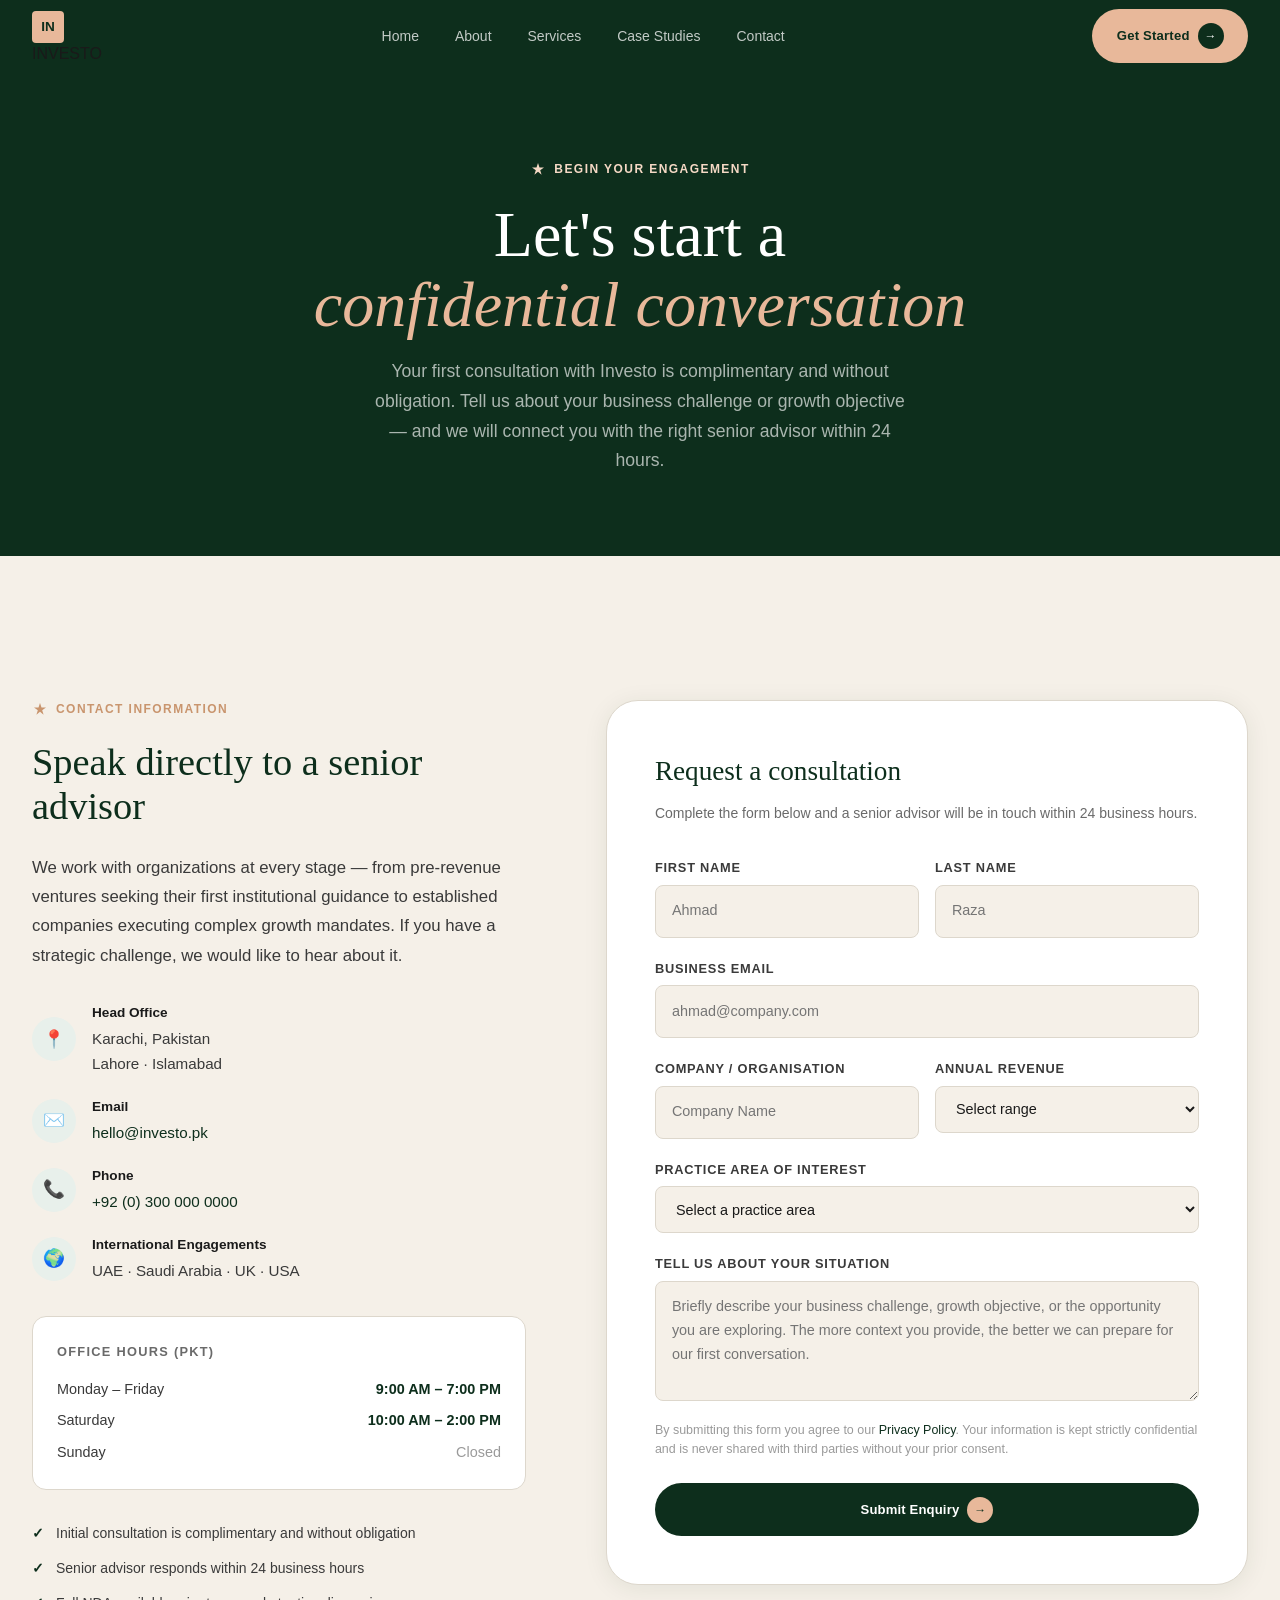
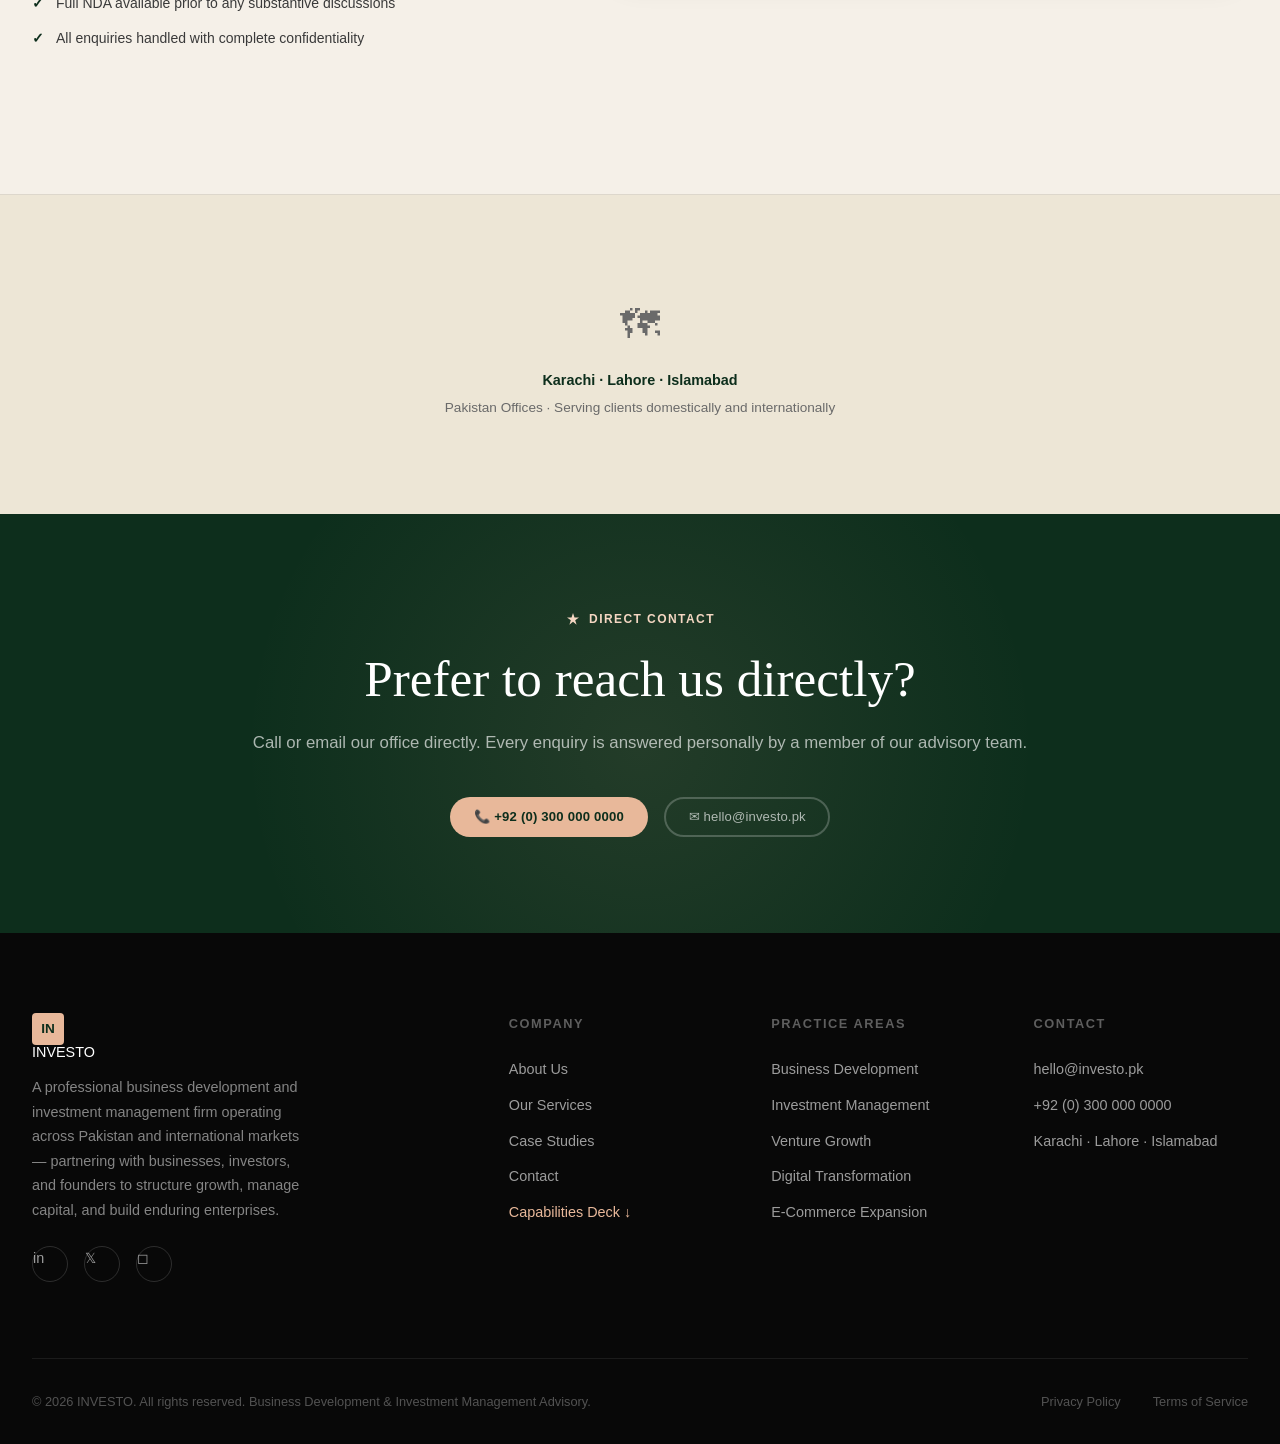
<file: contact-5534d63a.html>
<!DOCTYPE html>
<html lang="en">
<head>
  <meta charset="UTF-8" />
  <meta name="viewport" content="width=device-width, initial-scale=1.0" />
  <title>Contact — INVESTO | Business Development &amp; Investment Management Pakistan</title>
  <meta name="description" content="Contact Investo for a confidential consultation on business development, investment management, venture growth, digital transformation, or e-commerce expansion in Pakistan and international markets." />
  <meta name="robots" content="index, follow" />
  <meta property="og:title" content="Contact INVESTO" />
  <meta property="og:type" content="website" />
  <meta property="og:url" content="https://investo.pk/contact.html" />
  <meta property="og:image" content="https://images.unsplash.com/photo-1497366811353-6870744d04b2?w=1200&q=90&auto=format&fit=crop" />
  <meta name="twitter:card" content="summary_large_image" />
  <meta name="twitter:image" content="https://images.unsplash.com/photo-1497366811353-6870744d04b2?w=1200&q=90&auto=format&fit=crop" />
  <link rel="icon" href="data:image/svg+xml,<svg xmlns='http://www.w3.org/2000/svg' viewBox='0 0 32 32'><rect width='32' height='32' rx='4' fill='%230d2e1c'/><text x='16' y='16' dominant-baseline='central' text-anchor='middle' font-family='sans-serif' font-size='13' font-weight='800' fill='%23e8b89a'>IN</text></svg>" />
  <link rel="preconnect" href="https://fonts.googleapis.com" />
  <link rel="preconnect" href="https://fonts.gstatic.com" crossorigin />
  <link rel="stylesheet" href="https://fonts.googleapis.com/css2?family=Cormorant+Garamond:ital,wght@0,300;0,400;0,500;0,600;0,700;1,300;1,400&family=Inter:wght@300;400;500;600;700&display=swap" />
  <link rel="stylesheet" href="./assets/css/main.css" />
  <link rel="canonical" href="https://investo.pk/contact.html" />
</head>
<body>

<nav class="nav" role="navigation" aria-label="Main navigation">
  <div class="nav__inner">
    <a href="index.html" class="nav__logo">
      <span class="nav__logo-mark">IN</span>
      INVESTO
    </a>
    <ul class="nav__links" role="list">
      <li><a href="index.html" class="nav__link">Home</a></li>
      <li><a href="about.html" class="nav__link">About</a></li>
      <li><a href="services.html" class="nav__link">Services</a></li>
      <li><a href="case-studies.html" class="nav__link">Case Studies</a></li>
      <li><a href="contact.html" class="nav__link">Contact</a></li>
    </ul>
    <a href="contact.html" class="btn btn--primary nav__cta">
      Get Started <span class="btn-arrow">→</span>
    </a>
    <button class="nav__hamburger" aria-label="Toggle menu">
      <span></span><span></span><span></span>
    </button>
  </div>
  <div class="nav__mobile">
    <a href="index.html" class="nav__link">Home</a>
    <a href="about.html" class="nav__link">About</a>
    <a href="services.html" class="nav__link">Services</a>
    <a href="case-studies.html" class="nav__link">Case Studies</a>
    <a href="contact.html" class="nav__link">Contact</a>
    <a href="contact.html" class="btn btn--primary">Get Started <span class="btn-arrow">→</span></a>
  </div>
</nav>

<!-- ── Page Hero ── -->
<section class="page-hero">
  <div class="container">
    <span class="eyebrow eyebrow--light">Begin Your Engagement</span>
    <h1>Let's start a<br/><em style="font-style:italic;color:var(--peach)">confidential conversation</em></h1>
    <p>Your first consultation with Investo is complimentary and without obligation. Tell us about your business challenge or growth objective — and we will connect you with the right senior advisor within 24 hours.</p>
  </div>
</section>

<!-- ── Contact Section ── -->
<section class="contact-section">
  <div class="container">
    <div class="contact__grid">

      <!-- Left: Info -->
      <div class="contact__info">
        <span class="eyebrow">Contact Information</span>
        <h2 class="reveal">Speak directly to a senior advisor</h2>
        <p class="reveal reveal-delay-1">We work with organizations at every stage — from pre-revenue ventures seeking their first institutional guidance to established companies executing complex growth mandates. If you have a strategic challenge, we would like to hear about it.</p>

        <div class="contact-details reveal reveal-delay-2">
          <div class="contact-detail">
            <div class="contact-detail__icon">📍</div>
            <div class="contact-detail__text">
              <strong>Head Office</strong>
              Karachi, Pakistan<br/>Lahore · Islamabad
            </div>
          </div>
          <div class="contact-detail">
            <div class="contact-detail__icon">✉️</div>
            <div class="contact-detail__text">
              <strong>Email</strong>
              <a href="mailto:hello@investo.pk" style="color:var(--forest)">hello@investo.pk</a>
            </div>
          </div>
          <div class="contact-detail">
            <div class="contact-detail__icon">📞</div>
            <div class="contact-detail__text">
              <strong>Phone</strong>
              <a href="tel:+923000000000" style="color:var(--forest)">+92 (0) 300 000 0000</a>
            </div>
          </div>
          <div class="contact-detail">
            <div class="contact-detail__icon">🌍</div>
            <div class="contact-detail__text">
              <strong>International Engagements</strong>
              UAE · Saudi Arabia · UK · USA
            </div>
          </div>
        </div>

        <!-- Office Hours -->
        <div class="reveal reveal-delay-3" style="background:var(--white);border:1px solid var(--border);border-radius:var(--radius-md);padding:1.5rem;margin-bottom:2rem;">
          <div style="font-size:.8rem;font-weight:700;text-transform:uppercase;letter-spacing:.1em;color:var(--text-light);margin-bottom:1rem;">Office Hours (PKT)</div>
          <div style="display:flex;flex-direction:column;gap:.5rem;font-size:.9rem;color:var(--text-mid);">
            <div style="display:flex;justify-content:space-between;">
              <span>Monday – Friday</span>
              <span style="color:var(--forest);font-weight:600;">9:00 AM – 7:00 PM</span>
            </div>
            <div style="display:flex;justify-content:space-between;">
              <span>Saturday</span>
              <span style="color:var(--forest);font-weight:600;">10:00 AM – 2:00 PM</span>
            </div>
            <div style="display:flex;justify-content:space-between;">
              <span>Sunday</span>
              <span style="color:var(--text-muted);">Closed</span>
            </div>
          </div>
        </div>

        <!-- Trust Items -->
        <div class="reveal" style="display:flex;flex-direction:column;gap:.75rem;">
          <div style="display:flex;align-items:center;gap:.75rem;font-size:.875rem;color:var(--text-mid);">
            <span style="color:var(--forest);font-weight:700;">✓</span>
            Initial consultation is complimentary and without obligation
          </div>
          <div style="display:flex;align-items:center;gap:.75rem;font-size:.875rem;color:var(--text-mid);">
            <span style="color:var(--forest);font-weight:700;">✓</span>
            Senior advisor responds within 24 business hours
          </div>
          <div style="display:flex;align-items:center;gap:.75rem;font-size:.875rem;color:var(--text-mid);">
            <span style="color:var(--forest);font-weight:700;">✓</span>
            Full NDA available prior to any substantive discussions
          </div>
          <div style="display:flex;align-items:center;gap:.75rem;font-size:.875rem;color:var(--text-mid);">
            <span style="color:var(--forest);font-weight:700;">✓</span>
            All enquiries handled with complete confidentiality
          </div>
        </div>
      </div>

      <!-- Right: Form -->
      <div class="reveal reveal-delay-1">
        <div class="contact__form">
          <div class="form-title">Request a consultation</div>
          <div class="form-subtitle">Complete the form below and a senior advisor will be in touch within 24 business hours.</div>

          <!-- To activate real email delivery: sign up at formspree.io, create a form, and replace YOUR_FORM_ID below -->
          <form class="contact-form" action="https://formspree.io/f/YOUR_FORM_ID" method="POST" novalidate>
            <div class="form-row">
              <div class="form-group">
                <label for="first-name">First Name</label>
                <input type="text" id="first-name" name="first-name" placeholder="Ahmad" required />
              </div>
              <div class="form-group">
                <label for="last-name">Last Name</label>
                <input type="text" id="last-name" name="last-name" placeholder="Raza" required />
              </div>
            </div>
            <div class="form-group">
              <label for="email">Business Email</label>
              <input type="email" id="email" name="email" placeholder="ahmad@company.com" required />
            </div>
            <div class="form-row">
              <div class="form-group">
                <label for="company">Company / Organisation</label>
                <input type="text" id="company" name="company" placeholder="Company Name" required />
              </div>
              <div class="form-group">
                <label for="revenue">Annual Revenue</label>
                <select id="revenue" name="revenue">
                  <option value="">Select range</option>
                  <option>Under PKR 10M</option>
                  <option>PKR 10M – 100M</option>
                  <option>PKR 100M – 500M</option>
                  <option>PKR 500M – 2B</option>
                  <option>PKR 2B+</option>
                </select>
              </div>
            </div>
            <div class="form-group">
              <label for="service">Practice Area of Interest</label>
              <select id="service" name="service">
                <option value="">Select a practice area</option>
                <option>Business Development</option>
                <option>Investment Management</option>
                <option>Venture Growth</option>
                <option>Digital Transformation</option>
                <option>E-Commerce Expansion</option>
                <option>Capital Structuring</option>
                <option>Not sure — need guidance</option>
              </select>
            </div>
            <div class="form-group">
              <label for="message">Tell us about your situation</label>
              <textarea id="message" name="message" placeholder="Briefly describe your business challenge, growth objective, or the opportunity you are exploring. The more context you provide, the better we can prepare for our first conversation." required></textarea>
            </div>

            <!-- Consent -->
            <div style="font-size:.78rem;color:var(--text-muted);margin-bottom:1.5rem;line-height:1.55;">
              By submitting this form you agree to our <a href="#" style="color:var(--forest)">Privacy Policy</a>. Your information is kept strictly confidential and is never shared with third parties without your prior consent.
            </div>

            <button type="submit" class="btn btn--forest" style="width:100%;justify-content:center;">
              Submit Enquiry
              <span class="btn-arrow">→</span>
            </button>
          </form>

          <div class="form-success">
            <div class="form-success__icon">✅</div>
            <h3>Enquiry received</h3>
            <p>Thank you for reaching out to Investo. A senior advisor will contact you within 24 business hours to schedule your complimentary consultation. All communications are handled with full confidentiality.</p>
          </div>
        </div>
      </div>
    </div>
  </div>
</section>

<!-- ── Map placeholder ── -->
<div style="background:var(--cream-dark);height:320px;display:flex;align-items:center;justify-content:center;border-top:1px solid var(--border);">
  <div style="text-align:center;color:var(--text-light);">
    <div style="font-size:2.5rem;margin-bottom:.75rem;">🗺</div>
    <div style="font-size:.9rem;font-weight:600;color:var(--forest);">Karachi · Lahore · Islamabad</div>
    <div style="font-size:.85rem;margin-top:.25rem;">Pakistan Offices · Serving clients domestically and internationally</div>
  </div>
</div>

<!-- ── CTA Banner ── -->
<section class="cta-banner">
  <div class="container">
    <span class="eyebrow eyebrow--light">Direct Contact</span>
    <h2 class="reveal">Prefer to reach us directly?</h2>
    <p class="reveal reveal-delay-1">Call or email our office directly. Every enquiry is answered personally by a member of our advisory team.</p>
    <div style="display:flex;gap:1rem;justify-content:center;flex-wrap:wrap;margin-top:1.5rem;" class="reveal reveal-delay-2">
      <a href="tel:+923000000000" class="btn btn--primary">
        📞 +92 (0) 300 000 0000
      </a>
      <a href="mailto:hello@investo.pk" class="btn btn--outline">
        ✉ hello@investo.pk
      </a>
    </div>
  </div>
</section>

<footer>
  <div class="container">
    <div class="footer__grid">
      <div class="footer__brand footer__col">
        <a href="index.html" class="nav__logo" style="color:var(--white)">
          <span class="nav__logo-mark">IN</span>
          INVESTO
        </a>
        <p>A professional business development and investment management firm operating across Pakistan and international markets — partnering with businesses, investors, and founders to structure growth, manage capital, and build enduring enterprises.</p>
        <div class="footer__socials">
          <a href="#" class="footer__social" aria-label="LinkedIn">in</a>
          <a href="#" class="footer__social" aria-label="Twitter">𝕏</a>
          <a href="#" class="footer__social" aria-label="Instagram">◻</a>
        </div>
      </div>
      <div class="footer__col">
        <div class="footer__col-title">Company</div>
        <a href="about.html">About Us</a>
        <a href="services.html">Our Services</a>
        <a href="case-studies.html">Case Studies</a>
        <a href="contact.html">Contact</a>
        <a href="#" class="footer__deck-link" onclick="openCapabilitiesModal(event)">Capabilities Deck ↓</a>
      </div>
      <div class="footer__col">
        <div class="footer__col-title">Practice Areas</div>
        <a href="services.html">Business Development</a>
        <a href="services.html">Investment Management</a>
        <a href="services.html">Venture Growth</a>
        <a href="services.html">Digital Transformation</a>
        <a href="services.html">E-Commerce Expansion</a>
      </div>
      <div class="footer__col">
        <div class="footer__col-title">Contact</div>
        <a href="mailto:hello@investo.pk">hello@investo.pk</a>
        <a href="tel:+923000000000">+92 (0) 300 000 0000</a>
        <a href="#">Karachi · Lahore · Islamabad</a>
      </div>
    </div>
    <div class="footer__bottom">
      <div class="footer__copy">© 2026 INVESTO. All rights reserved. Business Development &amp; Investment Management Advisory.</div>
      <div style="display:flex;gap:2rem;">
        <a href="#" style="font-size:.8rem;color:rgba(255,255,255,.3)">Privacy Policy</a>
        <a href="#" style="font-size:.8rem;color:rgba(255,255,255,.3)">Terms of Service</a>
      </div>
    </div>
  </div>
</footer>

<!-- ── Capabilities Deck Modal ── -->
<div class="deck-modal" id="deckModal" role="dialog" aria-modal="true" aria-labelledby="deckModalTitle" hidden>
  <div class="deck-modal__backdrop" onclick="closeCapabilitiesModal()"></div>
  <div class="deck-modal__card">
    <button class="deck-modal__close" onclick="closeCapabilitiesModal()" aria-label="Close">✕</button>
    <div class="deck-modal__eyebrow">Institutional Resource</div>
    <h2 class="deck-modal__title" id="deckModalTitle">INVESTO Capabilities Deck</h2>
    <p class="deck-modal__sub">A confidential overview of our practice areas, engagement model, and select mandates — prepared for institutional counterparties, investors, and senior decision-makers.</p>
    <form class="deck-modal__form" id="deckForm" novalidate>
      <div class="deck-modal__row">
        <div class="deck-modal__group">
          <label for="deckName">Full Name *</label>
          <input type="text" id="deckName" name="name" placeholder="Your full name" autocomplete="name" />
        </div>
        <div class="deck-modal__group">
          <label for="deckEmail">Work Email *</label>
          <input type="email" id="deckEmail" name="email" placeholder="name@company.com" autocomplete="email" />
        </div>
      </div>
      <div class="deck-modal__group">
        <label for="deckOrg">Organisation / Firm</label>
        <input type="text" id="deckOrg" name="org" placeholder="Your organisation or firm" />
      </div>
      <div class="deck-modal__check">
        <input type="checkbox" id="deckConfirm" name="confirm" />
        <label for="deckConfirm">I confirm this request is for professional or institutional purposes.</label>
      </div>
      <div class="deck-modal__error" id="deckError" style="display:none;">Please complete all required fields and confirm the checkbox.</div>
      <button type="submit" class="btn btn--forest deck-modal__submit">
        Send Me the Deck
        <span class="btn-arrow">→</span>
      </button>
      <p class="deck-modal__privacy">Confidential. Your contact details are never shared with third parties.</p>
    </form>
    <div class="deck-modal__success" id="deckSuccess" style="display:none;">
      <div class="deck-modal__success-icon">✓</div>
      <h3>Deck Sent</h3>
      <p>Check your inbox — the INVESTO Capabilities Deck is on its way. If you don't see it within a few minutes, please check your spam folder.</p>
      <button class="btn btn--outline-dark" onclick="closeCapabilitiesModal()" style="margin-top:1.5rem;">Close</button>
    </div>
  </div>
</div>

<script src="./assets/js/main.js"></script>
</body>
</html>
</file>
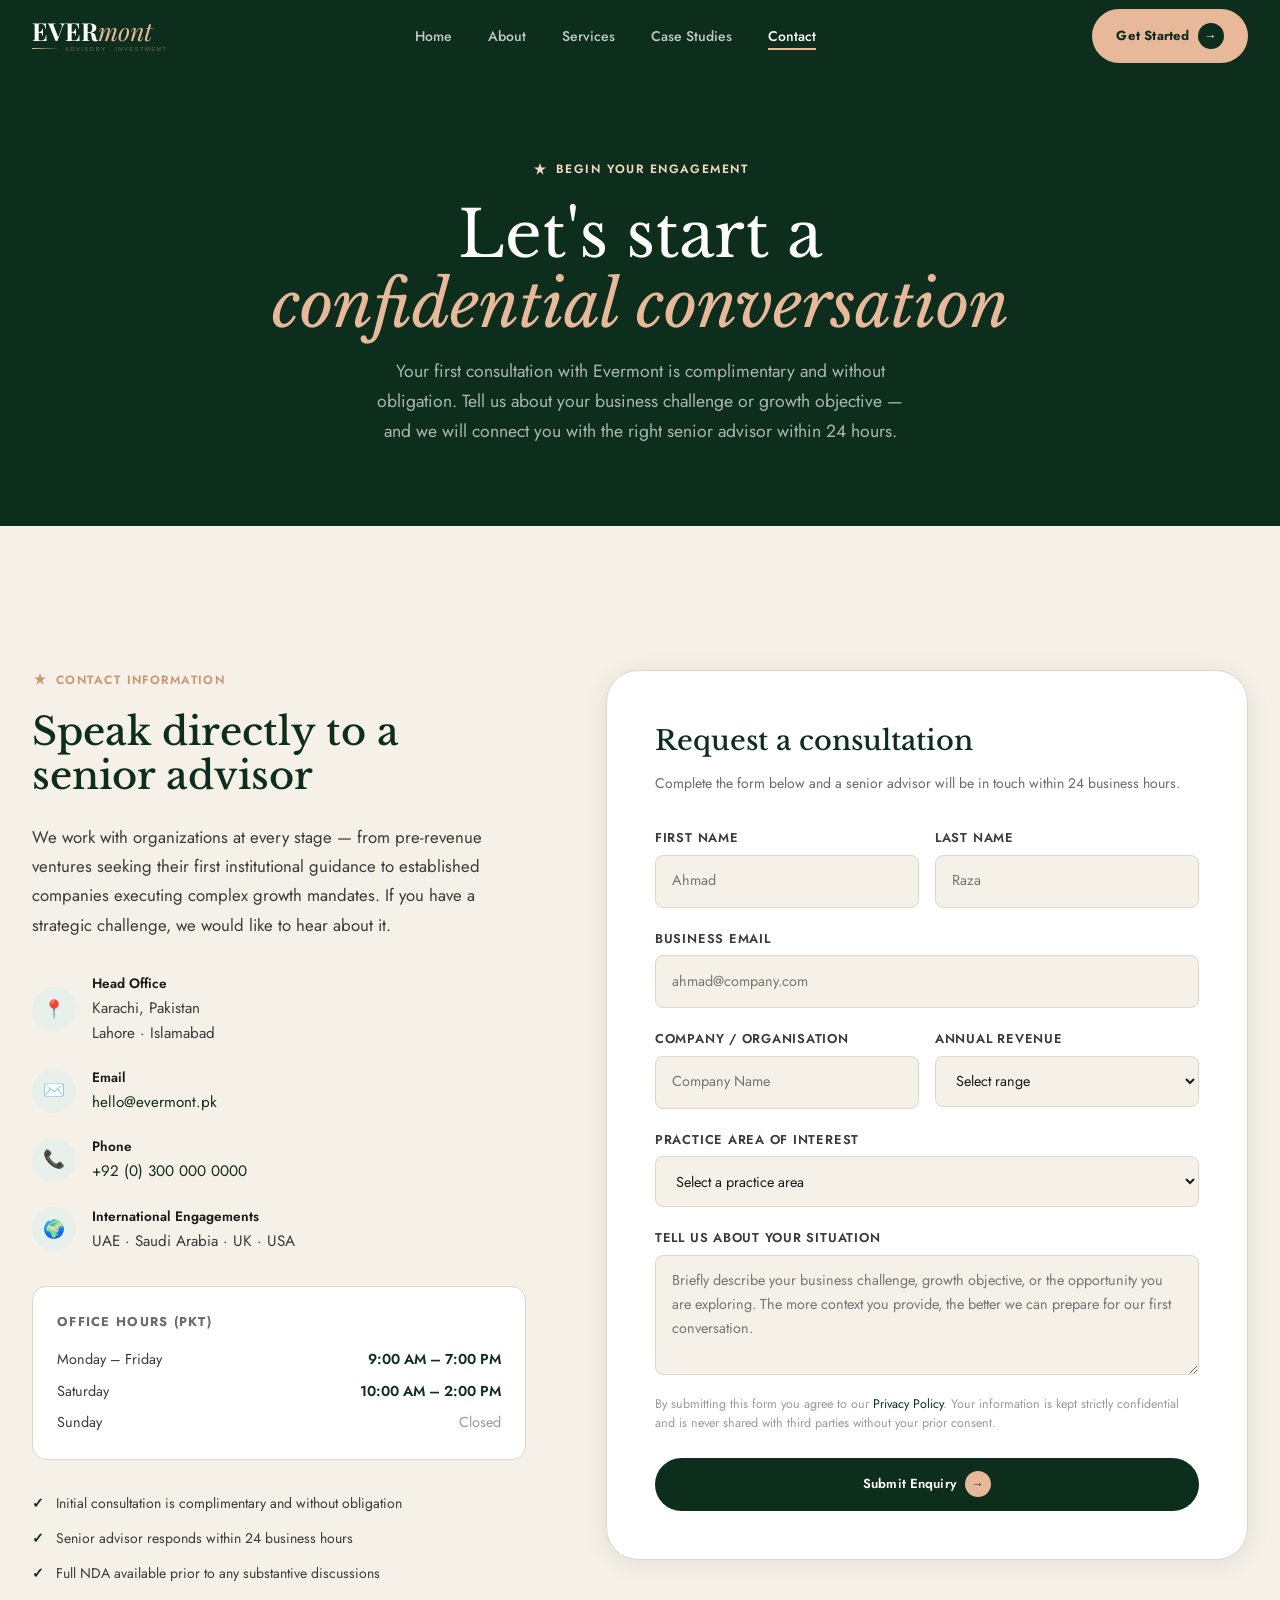
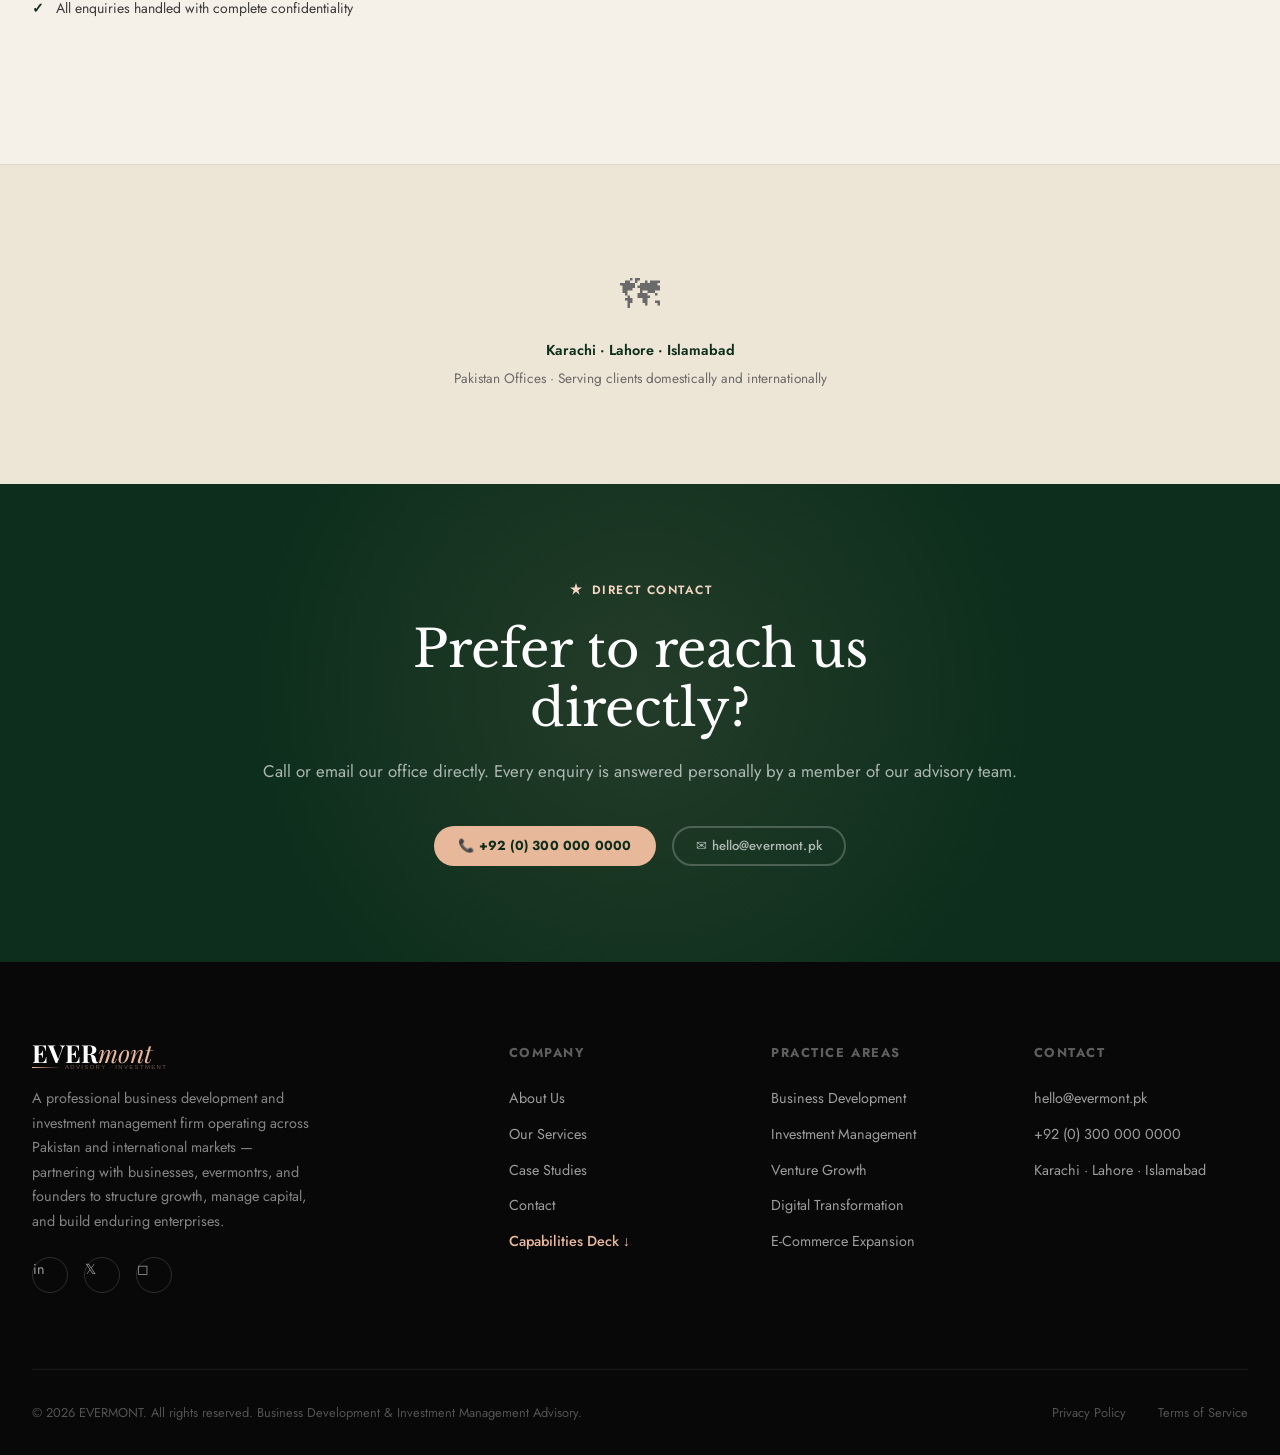
<file: contact.html>
<!DOCTYPE html>
<html lang="en">
<head>
  <meta charset="UTF-8" />
  <meta name="viewport" content="width=device-width, initial-scale=1.0" />
  <title>Contact — EVERMONT | Business Development &amp; Investment Management Pakistan</title>
  <meta name="description" content="Contact Evermont for a confidential consultation on business development, investment management, venture growth, digital transformation, or e-commerce expansion in Pakistan and international markets." />
  <meta name="robots" content="index, follow" />
  <meta property="og:title" content="Contact EVERMONT" />
  <meta property="og:type" content="website" />
  <meta property="og:url" content="https://evermont.pk/contact.html" />
  <meta property="og:image" content="https://images.unsplash.com/photo-1497366811353-6870744d04b2?w=1200&q=90&auto=format&fit=crop" />
  <meta name="twitter:card" content="summary_large_image" />
  <meta name="twitter:image" content="https://images.unsplash.com/photo-1497366811353-6870744d04b2?w=1200&q=90&auto=format&fit=crop" />
  <link rel="icon" href="data:image/svg+xml,<svg xmlns='http://www.w3.org/2000/svg' viewBox='0 0 32 32'><rect width='32' height='32' rx='4' fill='%230d2e1c'/><text x='16' y='16' dominant-baseline='central' text-anchor='middle' font-family='sans-serif' font-size='13' font-weight='800' fill='%23e8b89a'>IN</text></svg>" />
  <link rel="preconnect" href="https://fonts.googleapis.com" />
  <link rel="preconnect" href="https://fonts.gstatic.com" crossorigin />
  <link rel="stylesheet" href="https://fonts.googleapis.com/css2?family=Cormorant+Garamond:ital,wght@0,300;0,400;0,500;0,600;0,700;1,300;1,400&family=Libre+Baskerville:ital,wght@0,400;0,700;1,400&family=Jost:wght@300;400;500;600;700&family=Playfair+Display:ital,wght@0,700;1,400&display=swap" />
  <link rel="stylesheet" href="./assets/css/main.css" />
  <link rel="canonical" href="https://evermont.pk/contact.html" />
</head>
<body>

<nav class="nav" role="navigation" aria-label="Main navigation">
  <div class="nav__inner">
    <a href="index.html" class="nav__logo">
      <div class="logo-wordmark"><span class="logo-ever">EVER</span><span class="logo-mont">mont</span></div>
      <div class="logo-tagline"><div class="logo-tagline-line"></div><span class="logo-tagline-text">Advisory · Investment</span></div>
    </a>
    <ul class="nav__links" role="list">
      <li><a href="index.html" class="nav__link">Home</a></li>
      <li><a href="about.html" class="nav__link">About</a></li>
      <li><a href="services.html" class="nav__link">Services</a></li>
      <li><a href="case-studies.html" class="nav__link">Case Studies</a></li>
      <li><a href="contact.html" class="nav__link">Contact</a></li>
    </ul>
    <a href="contact.html" class="btn btn--primary nav__cta">
      Get Started <span class="btn-arrow">→</span>
    </a>
    <button class="nav__hamburger" aria-label="Toggle menu">
      <span></span><span></span><span></span>
    </button>
  </div>
  <div class="nav__mobile">
    <a href="index.html" class="nav__link">Home</a>
    <a href="about.html" class="nav__link">About</a>
    <a href="services.html" class="nav__link">Services</a>
    <a href="case-studies.html" class="nav__link">Case Studies</a>
    <a href="contact.html" class="nav__link">Contact</a>
    <a href="contact.html" class="btn btn--primary">Get Started <span class="btn-arrow">→</span></a>
  </div>
</nav>

<!-- ── Page Hero ── -->
<section class="page-hero">
  <div class="container">
    <span class="eyebrow eyebrow--light">Begin Your Engagement</span>
    <h1>Let's start a<br/><em style="font-style:italic;color:var(--peach)">confidential conversation</em></h1>
    <p>Your first consultation with Evermont is complimentary and without obligation. Tell us about your business challenge or growth objective — and we will connect you with the right senior advisor within 24 hours.</p>
  </div>
</section>

<!-- ── Contact Section ── -->
<section class="contact-section">
  <div class="container">
    <div class="contact__grid">

      <!-- Left: Info -->
      <div class="contact__info">
        <span class="eyebrow">Contact Information</span>
        <h2 class="reveal">Speak directly to a senior advisor</h2>
        <p class="reveal reveal-delay-1">We work with organizations at every stage — from pre-revenue ventures seeking their first institutional guidance to established companies executing complex growth mandates. If you have a strategic challenge, we would like to hear about it.</p>

        <div class="contact-details reveal reveal-delay-2">
          <div class="contact-detail">
            <div class="contact-detail__icon">📍</div>
            <div class="contact-detail__text">
              <strong>Head Office</strong>
              Karachi, Pakistan<br/>Lahore · Islamabad
            </div>
          </div>
          <div class="contact-detail">
            <div class="contact-detail__icon">✉️</div>
            <div class="contact-detail__text">
              <strong>Email</strong>
              <a href="mailto:hello@evermont.pk" style="color:var(--forest)">hello@evermont.pk</a>
            </div>
          </div>
          <div class="contact-detail">
            <div class="contact-detail__icon">📞</div>
            <div class="contact-detail__text">
              <strong>Phone</strong>
              <a href="tel:+923000000000" style="color:var(--forest)">+92 (0) 300 000 0000</a>
            </div>
          </div>
          <div class="contact-detail">
            <div class="contact-detail__icon">🌍</div>
            <div class="contact-detail__text">
              <strong>International Engagements</strong>
              UAE · Saudi Arabia · UK · USA
            </div>
          </div>
        </div>

        <!-- Office Hours -->
        <div class="reveal reveal-delay-3" style="background:var(--white);border:1px solid var(--border);border-radius:var(--radius-md);padding:1.5rem;margin-bottom:2rem;">
          <div style="font-size:.8rem;font-weight:700;text-transform:uppercase;letter-spacing:.1em;color:var(--text-light);margin-bottom:1rem;">Office Hours (PKT)</div>
          <div style="display:flex;flex-direction:column;gap:.5rem;font-size:.9rem;color:var(--text-mid);">
            <div style="display:flex;justify-content:space-between;">
              <span>Monday – Friday</span>
              <span style="color:var(--forest);font-weight:600;">9:00 AM – 7:00 PM</span>
            </div>
            <div style="display:flex;justify-content:space-between;">
              <span>Saturday</span>
              <span style="color:var(--forest);font-weight:600;">10:00 AM – 2:00 PM</span>
            </div>
            <div style="display:flex;justify-content:space-between;">
              <span>Sunday</span>
              <span style="color:var(--text-muted);">Closed</span>
            </div>
          </div>
        </div>

        <!-- Trust Items -->
        <div class="reveal" style="display:flex;flex-direction:column;gap:.75rem;">
          <div style="display:flex;align-items:center;gap:.75rem;font-size:.875rem;color:var(--text-mid);">
            <span style="color:var(--forest);font-weight:700;">✓</span>
            Initial consultation is complimentary and without obligation
          </div>
          <div style="display:flex;align-items:center;gap:.75rem;font-size:.875rem;color:var(--text-mid);">
            <span style="color:var(--forest);font-weight:700;">✓</span>
            Senior advisor responds within 24 business hours
          </div>
          <div style="display:flex;align-items:center;gap:.75rem;font-size:.875rem;color:var(--text-mid);">
            <span style="color:var(--forest);font-weight:700;">✓</span>
            Full NDA available prior to any substantive discussions
          </div>
          <div style="display:flex;align-items:center;gap:.75rem;font-size:.875rem;color:var(--text-mid);">
            <span style="color:var(--forest);font-weight:700;">✓</span>
            All enquiries handled with complete confidentiality
          </div>
        </div>
      </div>

      <!-- Right: Form -->
      <div class="reveal reveal-delay-1">
        <div class="contact__form">
          <div class="form-title">Request a consultation</div>
          <div class="form-subtitle">Complete the form below and a senior advisor will be in touch within 24 business hours.</div>

          <form class="contact-form" id="contactForm" action="https://formspree.io/f/mvzjawev" method="POST" novalidate>
            <div class="form-row">
              <div class="form-group">
                <label for="first-name">First Name</label>
                <input type="text" id="first-name" name="first-name" placeholder="Ahmad" required />
              </div>
              <div class="form-group">
                <label for="last-name">Last Name</label>
                <input type="text" id="last-name" name="last-name" placeholder="Raza" required />
              </div>
            </div>
            <div class="form-group">
              <label for="email">Business Email</label>
              <input type="email" id="email" name="email" placeholder="ahmad@company.com" required />
            </div>
            <div class="form-row">
              <div class="form-group">
                <label for="company">Company / Organisation</label>
                <input type="text" id="company" name="company" placeholder="Company Name" required />
              </div>
              <div class="form-group">
                <label for="revenue">Annual Revenue</label>
                <select id="revenue" name="revenue">
                  <option value="">Select range</option>
                  <option>Under PKR 10M</option>
                  <option>PKR 10M – 100M</option>
                  <option>PKR 100M – 500M</option>
                  <option>PKR 500M – 2B</option>
                  <option>PKR 2B+</option>
                </select>
              </div>
            </div>
            <div class="form-group">
              <label for="service">Practice Area of Interest</label>
              <select id="service" name="service">
                <option value="">Select a practice area</option>
                <option>Business Development</option>
                <option>Investment Management</option>
                <option>Venture Growth</option>
                <option>Digital Transformation</option>
                <option>E-Commerce Expansion</option>
                <option>Capital Structuring</option>
                <option>Not sure — need guidance</option>
              </select>
            </div>
            <div class="form-group">
              <label for="message">Tell us about your situation</label>
              <textarea id="message" name="message" placeholder="Briefly describe your business challenge, growth objective, or the opportunity you are exploring. The more context you provide, the better we can prepare for our first conversation." required></textarea>
            </div>

            <!-- Consent -->
            <div style="font-size:.78rem;color:var(--text-muted);margin-bottom:1.5rem;line-height:1.55;">
              By submitting this form you agree to our <a href="#" style="color:var(--forest)">Privacy Policy</a>. Your information is kept strictly confidential and is never shared with third parties without your prior consent.
            </div>

            <button type="submit" class="btn btn--forest" style="width:100%;justify-content:center;">
              Submit Enquiry
              <span class="btn-arrow">→</span>
            </button>
          </form>

          <div class="form-success">
            <div class="form-success__icon">✅</div>
            <h3>Enquiry received</h3>
            <p>Thank you for reaching out to Evermont. A senior advisor will contact you within 24 business hours to schedule your complimentary consultation. All communications are handled with full confidentiality.</p>
          </div>
        </div>
      </div>
    </div>
  </div>
</section>

<!-- ── Map placeholder ── -->
<div style="background:var(--cream-dark);height:320px;display:flex;align-items:center;justify-content:center;border-top:1px solid var(--border);">
  <div style="text-align:center;color:var(--text-light);">
    <div style="font-size:2.5rem;margin-bottom:.75rem;">🗺</div>
    <div style="font-size:.9rem;font-weight:600;color:var(--forest);">Karachi · Lahore · Islamabad</div>
    <div style="font-size:.85rem;margin-top:.25rem;">Pakistan Offices · Serving clients domestically and internationally</div>
  </div>
</div>

<!-- ── CTA Banner ── -->
<section class="cta-banner">
  <div class="container">
    <span class="eyebrow eyebrow--light">Direct Contact</span>
    <h2 class="reveal">Prefer to reach us directly?</h2>
    <p class="reveal reveal-delay-1">Call or email our office directly. Every enquiry is answered personally by a member of our advisory team.</p>
    <div style="display:flex;gap:1rem;justify-content:center;flex-wrap:wrap;margin-top:1.5rem;" class="reveal reveal-delay-2">
      <a href="tel:+923000000000" class="btn btn--primary">
        📞 +92 (0) 300 000 0000
      </a>
      <a href="mailto:hello@evermont.pk" class="btn btn--outline">
        ✉ hello@evermont.pk
      </a>
    </div>
  </div>
</section>

<footer>
  <div class="container">
    <div class="footer__grid">
      <div class="footer__brand footer__col">
        <a href="index.html" class="nav__logo">
          <div class="logo-wordmark"><span class="logo-ever">EVER</span><span class="logo-mont">mont</span></div>
          <div class="logo-tagline"><div class="logo-tagline-line"></div><span class="logo-tagline-text">Advisory · Investment</span></div>
        </a>
        <p>A professional business development and investment management firm operating across Pakistan and international markets — partnering with businesses, evermontrs, and founders to structure growth, manage capital, and build enduring enterprises.</p>
        <div class="footer__socials">
          <a href="#" class="footer__social" aria-label="LinkedIn">in</a>
          <a href="#" class="footer__social" aria-label="Twitter">𝕏</a>
          <a href="#" class="footer__social" aria-label="Instagram">◻</a>
        </div>
      </div>
      <div class="footer__col">
        <div class="footer__col-title">Company</div>
        <a href="about.html">About Us</a>
        <a href="services.html">Our Services</a>
        <a href="case-studies.html">Case Studies</a>
        <a href="contact.html">Contact</a>
        <a href="#" class="footer__deck-link" onclick="openCapabilitiesModal(event)">Capabilities Deck ↓</a>
      </div>
      <div class="footer__col">
        <div class="footer__col-title">Practice Areas</div>
        <a href="services.html">Business Development</a>
        <a href="services.html">Investment Management</a>
        <a href="services.html">Venture Growth</a>
        <a href="services.html">Digital Transformation</a>
        <a href="services.html">E-Commerce Expansion</a>
      </div>
      <div class="footer__col">
        <div class="footer__col-title">Contact</div>
        <a href="mailto:hello@evermont.pk">hello@evermont.pk</a>
        <a href="tel:+923000000000">+92 (0) 300 000 0000</a>
        <a href="#">Karachi · Lahore · Islamabad</a>
      </div>
    </div>
    <div class="footer__bottom">
      <div class="footer__copy">© 2026 EVERMONT. All rights reserved. Business Development &amp; Investment Management Advisory.</div>
      <div style="display:flex;gap:2rem;">
        <a href="#" style="font-size:.8rem;color:rgba(255,255,255,.3)">Privacy Policy</a>
        <a href="#" style="font-size:.8rem;color:rgba(255,255,255,.3)">Terms of Service</a>
      </div>
    </div>
  </div>
</footer>

<!-- ── Capabilities Deck Modal ── -->
<div class="deck-modal" id="deckModal" role="dialog" aria-modal="true" aria-labelledby="deckModalTitle" hidden>
  <div class="deck-modal__backdrop" onclick="closeCapabilitiesModal()"></div>
  <div class="deck-modal__card">
    <button class="deck-modal__close" onclick="closeCapabilitiesModal()" aria-label="Close">✕</button>
    <div class="deck-modal__eyebrow">Institutional Resource</div>
    <h2 class="deck-modal__title" id="deckModalTitle">EVERMONT Capabilities Deck</h2>
    <p class="deck-modal__sub">A confidential overview of our practice areas, engagement model, and select mandates — prepared for institutional counterparties, evermontrs, and senior decision-makers.</p>
    <form class="deck-modal__form" id="deckForm" novalidate>
      <div class="deck-modal__row">
        <div class="deck-modal__group">
          <label for="deckName">Full Name *</label>
          <input type="text" id="deckName" name="name" placeholder="Your full name" autocomplete="name" />
        </div>
        <div class="deck-modal__group">
          <label for="deckEmail">Work Email *</label>
          <input type="email" id="deckEmail" name="email" placeholder="name@company.com" autocomplete="email" />
        </div>
      </div>
      <div class="deck-modal__group">
        <label for="deckOrg">Organisation / Firm</label>
        <input type="text" id="deckOrg" name="org" placeholder="Your organisation or firm" />
      </div>
      <div class="deck-modal__check">
        <input type="checkbox" id="deckConfirm" name="confirm" />
        <label for="deckConfirm">I confirm this request is for professional or institutional purposes.</label>
      </div>
      <div class="deck-modal__error" id="deckError" style="display:none;">Please complete all required fields and confirm the checkbox.</div>
      <button type="submit" class="btn btn--forest deck-modal__submit">
        Send Me the Deck
        <span class="btn-arrow">→</span>
      </button>
      <p class="deck-modal__privacy">Confidential. Your contact details are never shared with third parties.</p>
    </form>
    <div class="deck-modal__success" id="deckSuccess" style="display:none;">
      <div class="deck-modal__success-icon">✓</div>
      <h3>Deck Sent</h3>
      <p>Check your inbox — the EVERMONT Capabilities Deck is on its way. If you don't see it within a few minutes, please check your spam folder.</p>
      <button class="btn btn--outline-dark" onclick="closeCapabilitiesModal()" style="margin-top:1.5rem;">Close</button>
    </div>
  </div>
</div>

<script src="./assets/js/main.js"></script>
<script>
(function () {
  const form = document.getElementById('contactForm');
  const success = document.querySelector('.form-success');
  if (!form || !success) return;
  form.addEventListener('submit', async function (e) {
    e.preventDefault();
    const btn = form.querySelector('[type="submit"]');
    btn.disabled = true;
    btn.textContent = 'Sending…';
    try {
      const res = await fetch('https://formspree.io/f/mvzjawev', {
        method: 'POST',
        headers: { 'Accept': 'application/json' },
        body: new FormData(form)
      });
      if (res.ok) {
        form.style.display = 'none';
        success.style.display = 'block';
      } else {
        btn.disabled = false;
        btn.innerHTML = 'Submit Enquiry <span class="btn-arrow">→</span>';
        alert('Something went wrong. Please try again.');
      }
    } catch (err) {
      btn.disabled = false;
      btn.innerHTML = 'Submit Enquiry <span class="btn-arrow">→</span>';
      alert('Network error. Please check your connection.');
    }
  });
})();
</script>
</body>
</html>
</file>
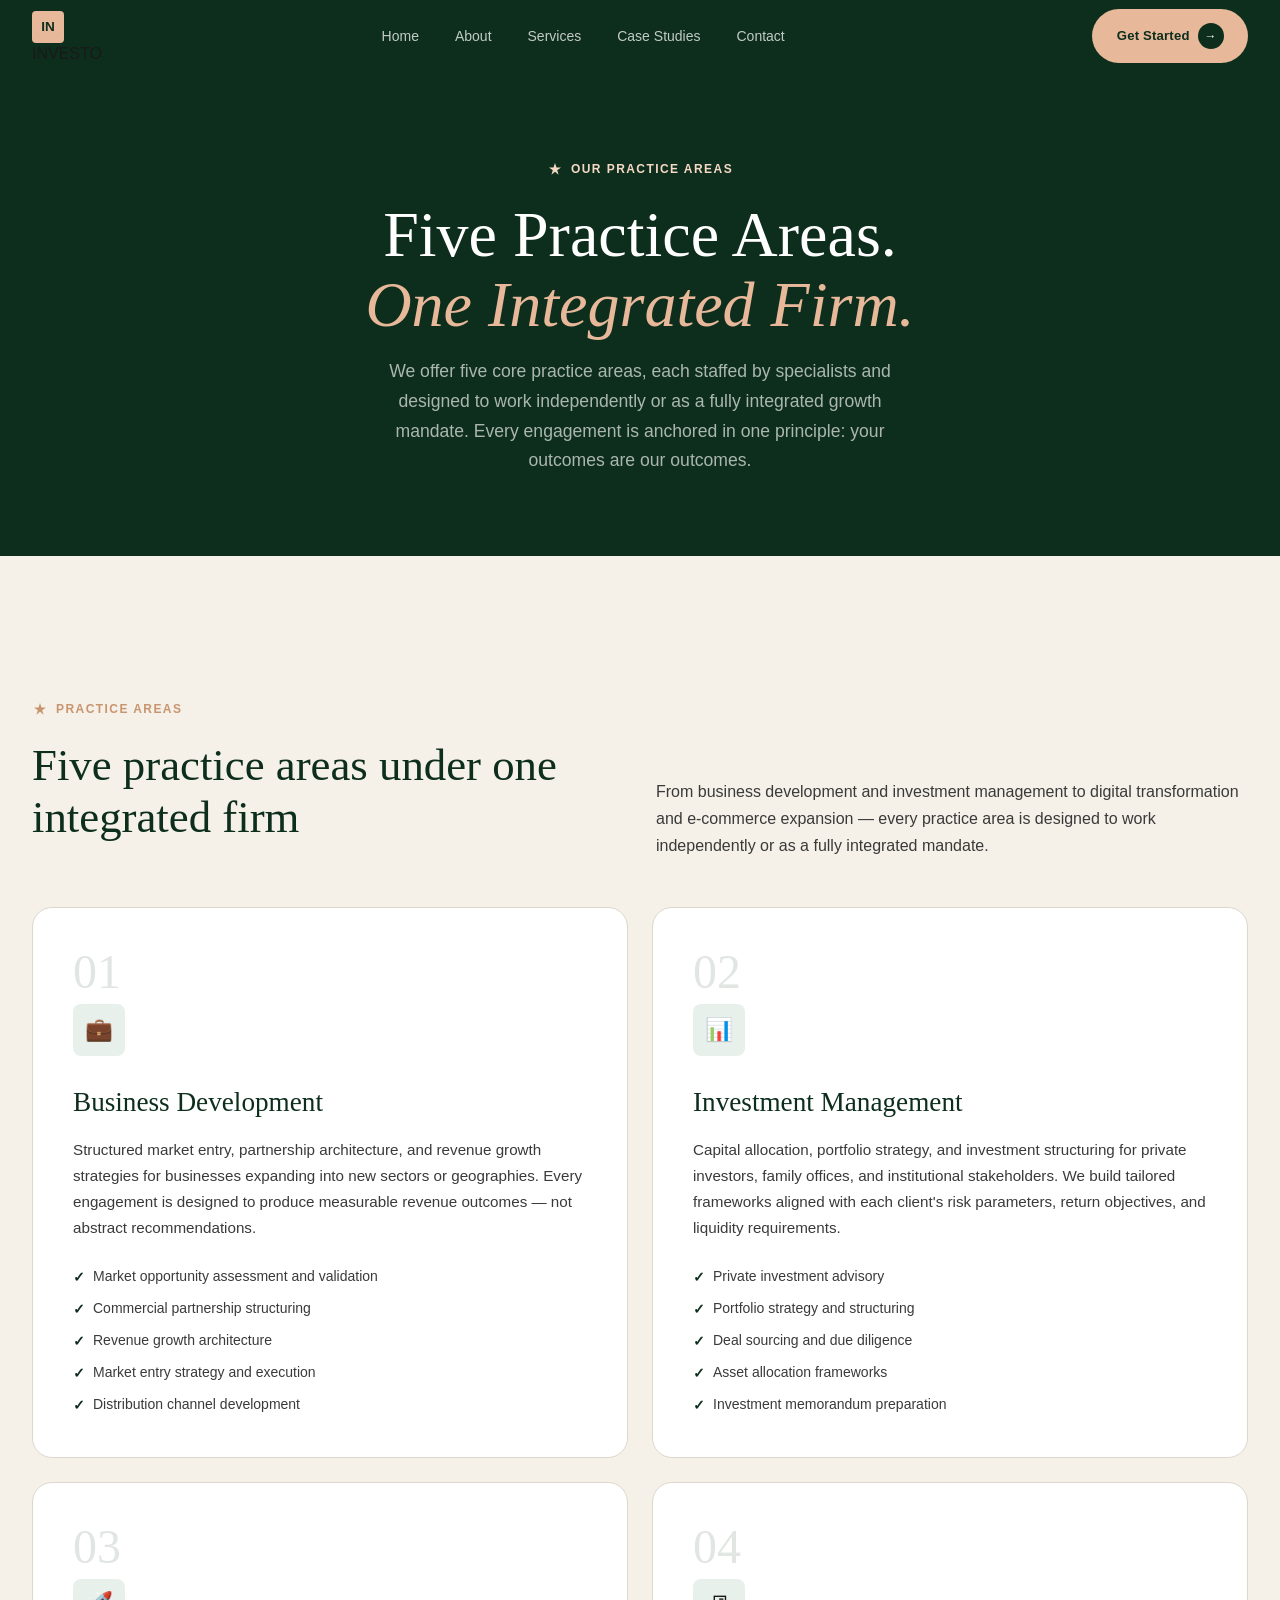
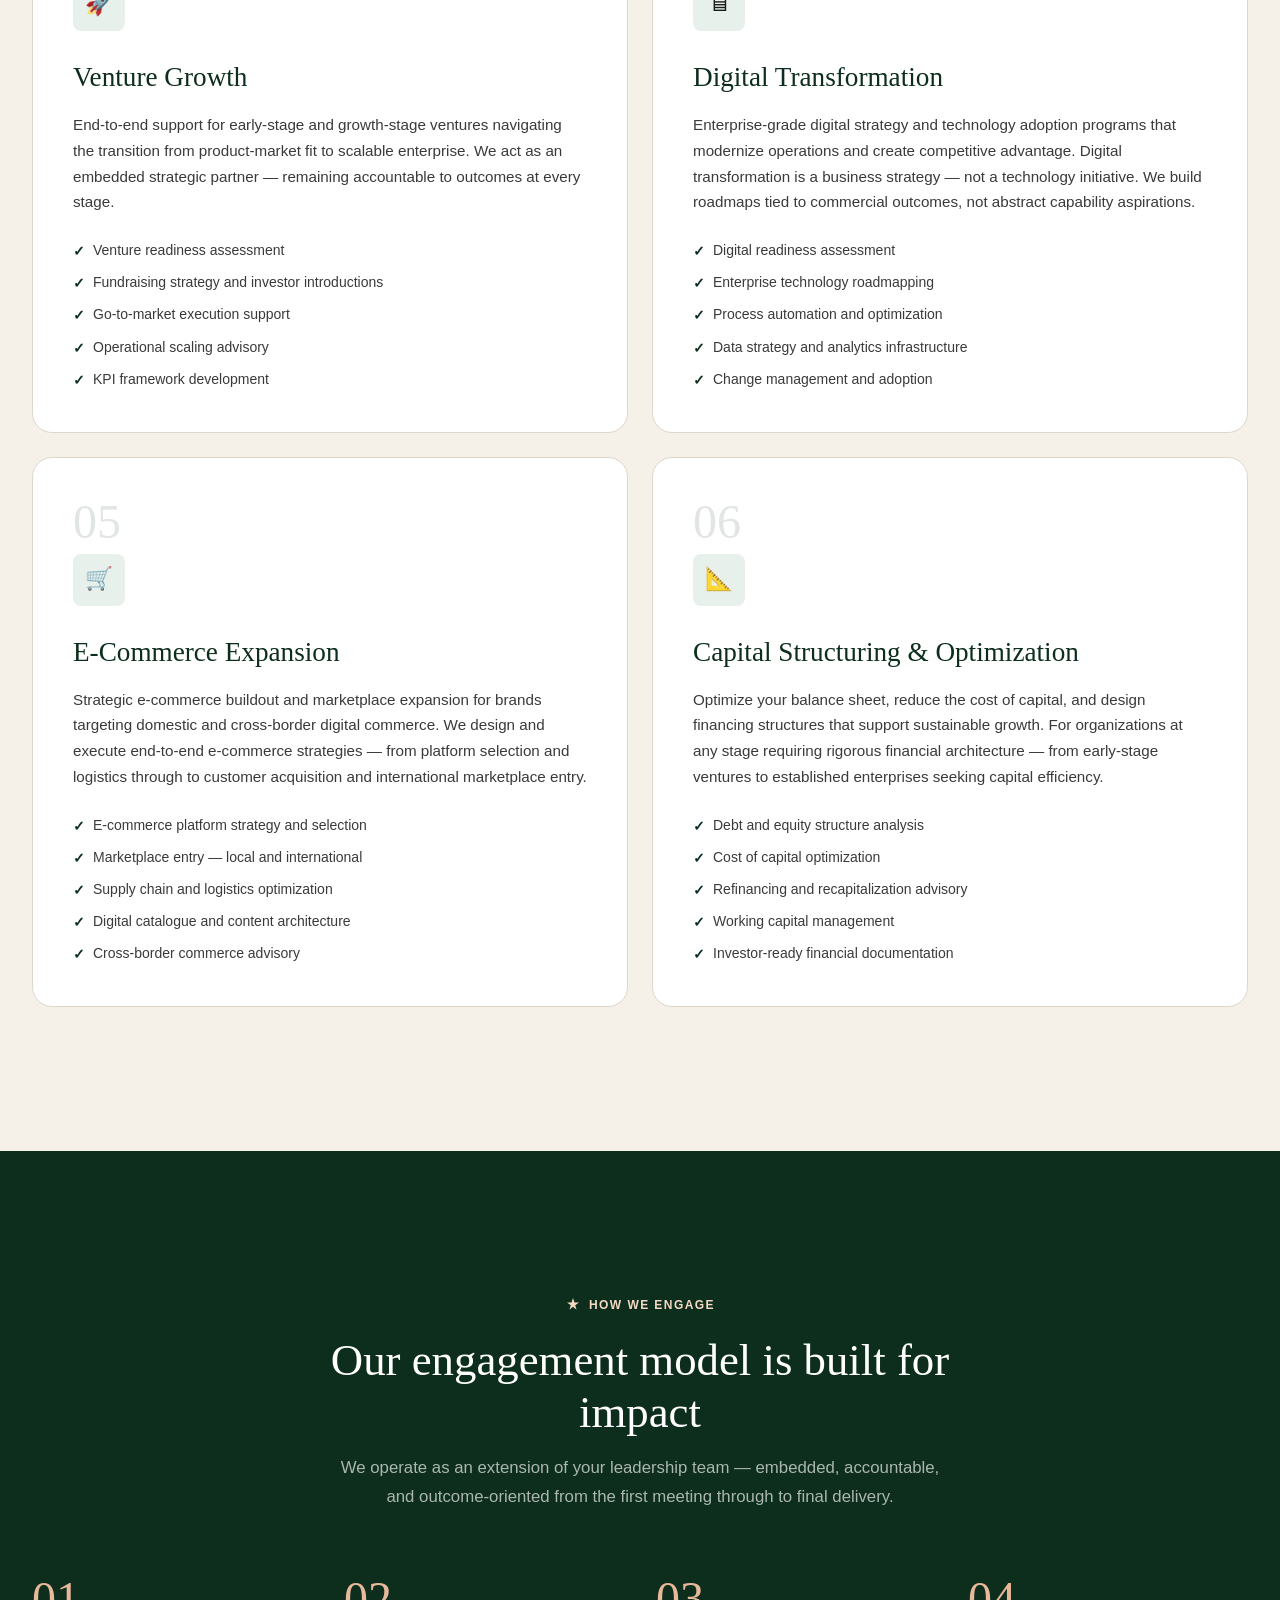
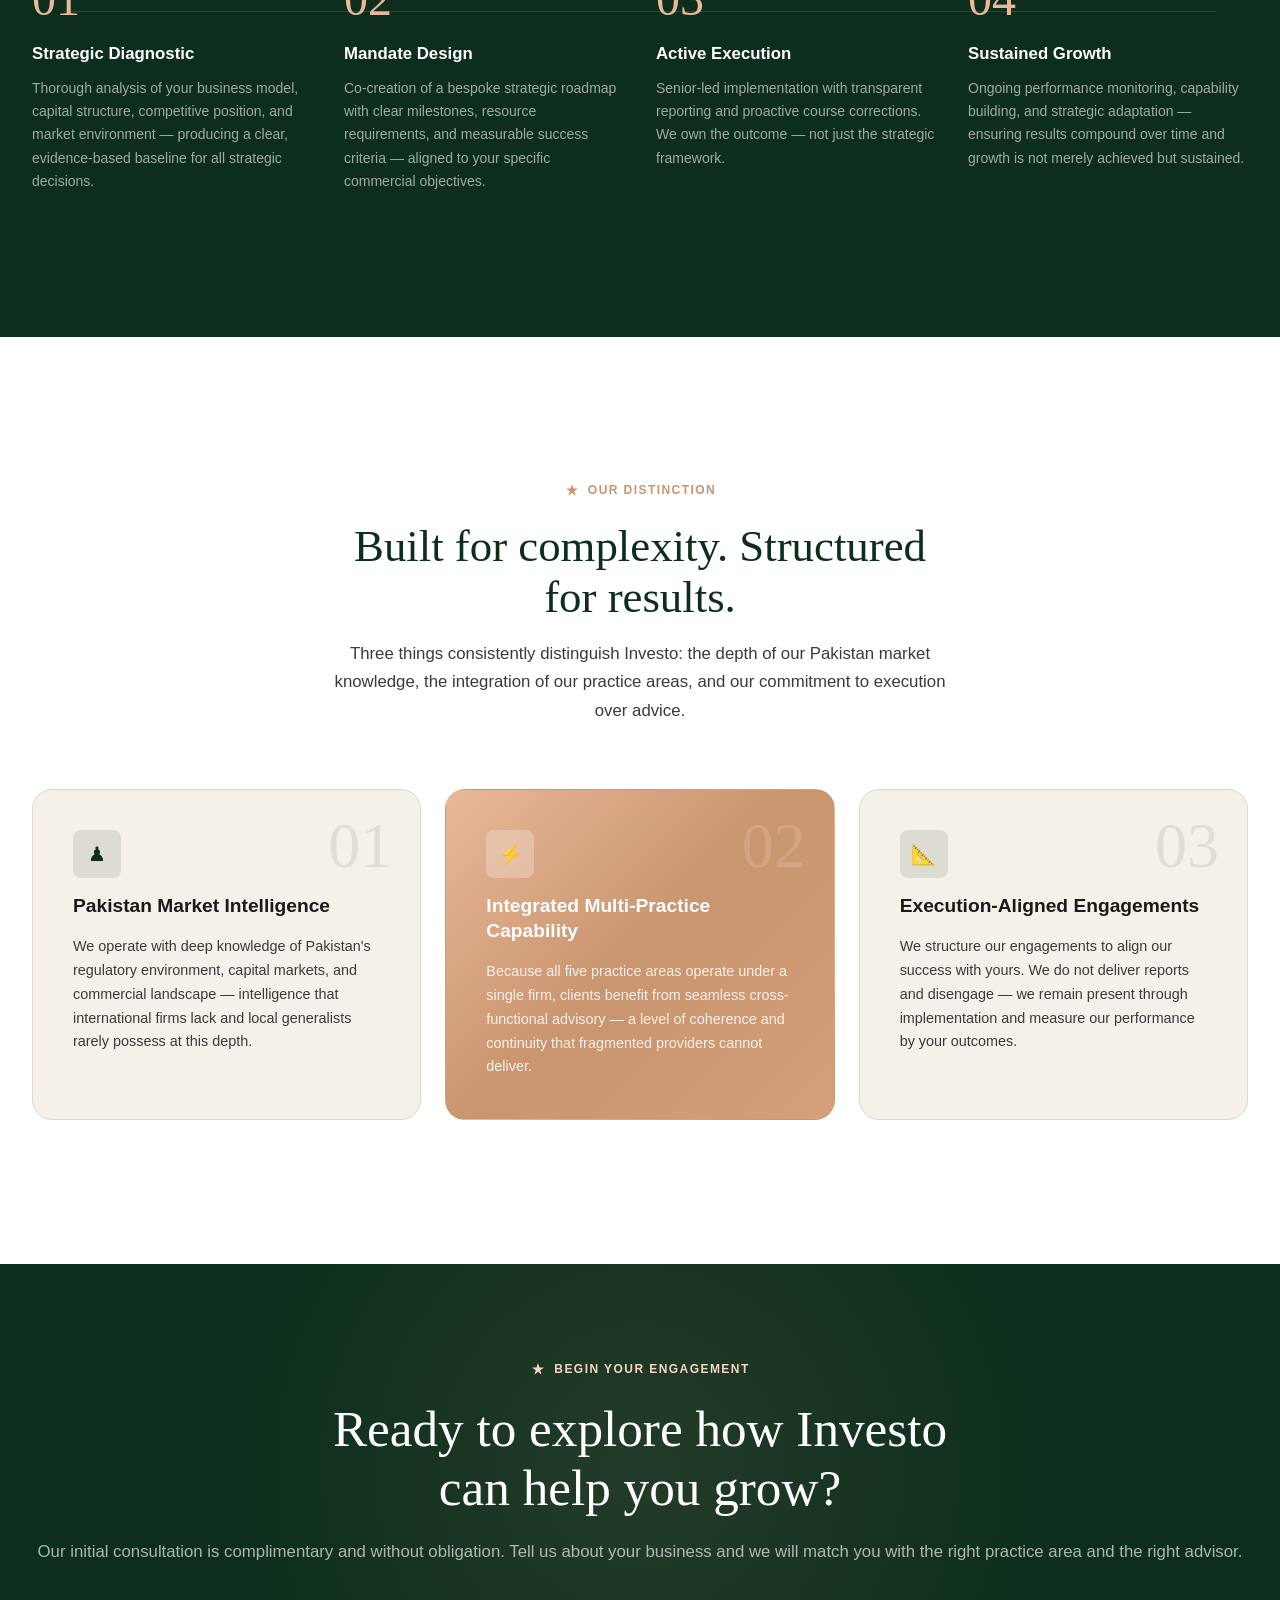
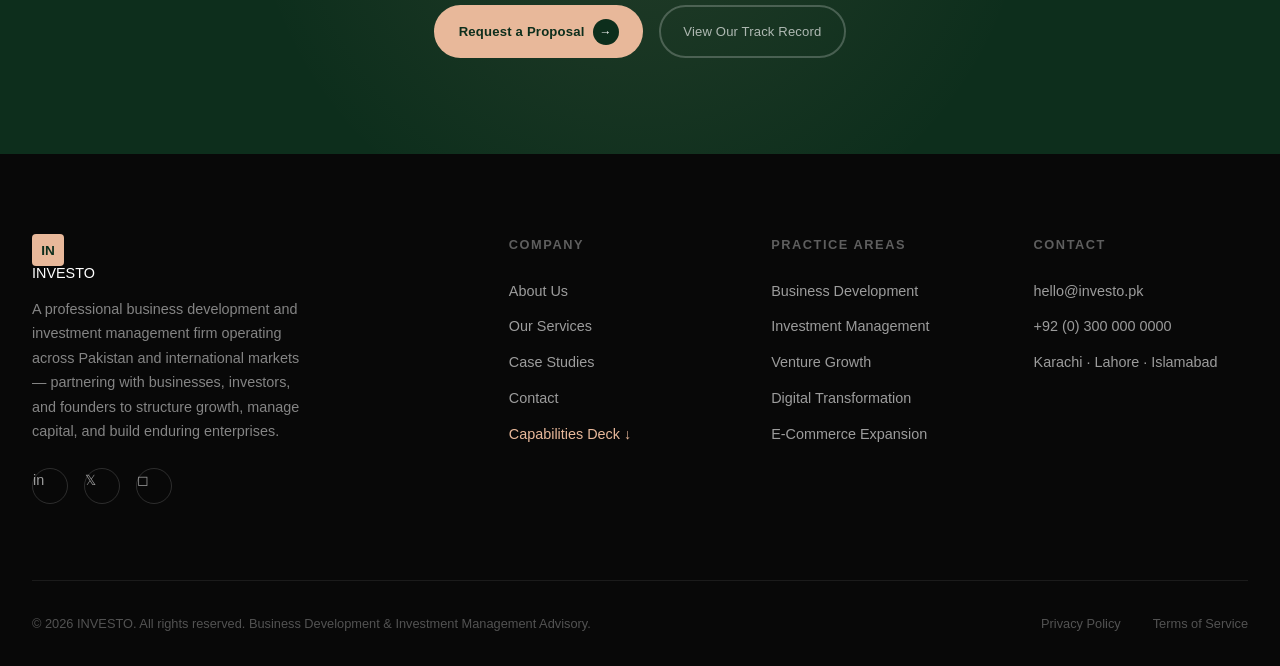
<file: services-cfdb1b6a.html>
<!DOCTYPE html>
<html lang="en">
<head>
  <meta charset="UTF-8" />
  <meta name="viewport" content="width=device-width, initial-scale=1.0" />
  <title>Practice Areas — INVESTO | Business Development, Investment Management &amp; Venture Growth Pakistan</title>
  <meta name="description" content="Investo's five integrated practice areas: Business Development, Investment Management, Venture Growth, Digital Transformation, and E-Commerce Expansion — operating across Pakistan and international markets." />
  <meta name="robots" content="index, follow" />
  <meta property="og:title" content="Services — INVESTO" />
  <meta property="og:type" content="website" />
  <meta property="og:url" content="https://investo.pk/services.html" />
  <meta property="og:image" content="https://images.unsplash.com/photo-1486325212027-8081e485255e?w=1200&q=85&auto=format&fit=crop" />
  <meta name="twitter:card" content="summary_large_image" />
  <meta name="twitter:image" content="https://images.unsplash.com/photo-1486325212027-8081e485255e?w=1200&q=85&auto=format&fit=crop" />
  <link rel="icon" href="data:image/svg+xml,<svg xmlns='http://www.w3.org/2000/svg' viewBox='0 0 32 32'><rect width='32' height='32' rx='4' fill='%230d2e1c'/><text x='16' y='16' dominant-baseline='central' text-anchor='middle' font-family='sans-serif' font-size='13' font-weight='800' fill='%23e8b89a'>IN</text></svg>" />
  <link rel="preconnect" href="https://fonts.googleapis.com" />
  <link rel="preconnect" href="https://fonts.gstatic.com" crossorigin />
  <link rel="stylesheet" href="https://fonts.googleapis.com/css2?family=Cormorant+Garamond:ital,wght@0,300;0,400;0,500;0,600;0,700;1,300;1,400&family=Inter:wght@300;400;500;600;700&display=swap" />
  <link rel="stylesheet" href="./assets/css/main.css" />
  <link rel="canonical" href="https://investo.pk/services.html" />
</head>
<body>

<nav class="nav" role="navigation" aria-label="Main navigation">
  <div class="nav__inner">
    <a href="index.html" class="nav__logo">
      <span class="nav__logo-mark">IN</span>
      INVESTO
    </a>
    <ul class="nav__links" role="list">
      <li><a href="index.html" class="nav__link">Home</a></li>
      <li><a href="about.html" class="nav__link">About</a></li>
      <li><a href="services.html" class="nav__link">Services</a></li>
      <li><a href="case-studies.html" class="nav__link">Case Studies</a></li>
      <li><a href="contact.html" class="nav__link">Contact</a></li>
    </ul>
    <a href="contact.html" class="btn btn--primary nav__cta">
      Get Started <span class="btn-arrow">→</span>
    </a>
    <button class="nav__hamburger" aria-label="Toggle menu">
      <span></span><span></span><span></span>
    </button>
  </div>
  <div class="nav__mobile">
    <a href="index.html" class="nav__link">Home</a>
    <a href="about.html" class="nav__link">About</a>
    <a href="services.html" class="nav__link">Services</a>
    <a href="case-studies.html" class="nav__link">Case Studies</a>
    <a href="contact.html" class="nav__link">Contact</a>
    <a href="contact.html" class="btn btn--primary">Get Started <span class="btn-arrow">→</span></a>
  </div>
</nav>

<!-- ── Page Hero ── -->
<section class="page-hero">
  <div class="container">
    <span class="eyebrow eyebrow--light">Our Practice Areas</span>
    <h1>Five Practice Areas.<br/><em style="font-style:italic;color:var(--peach)">One Integrated Firm.</em></h1>
    <p>We offer five core practice areas, each staffed by specialists and designed to work independently or as a fully integrated growth mandate. Every engagement is anchored in one principle: your outcomes are our outcomes.</p>
  </div>
</section>

<!-- ── Services Grid ── -->
<section class="services-full">
  <div class="container">
    <div class="section-header" style="max-width:none;text-align:left;margin-bottom:3rem;">
      <span class="eyebrow">PRACTICE AREAS</span>
      <div style="display:grid;grid-template-columns:1fr 1fr;gap:2rem;align-items:end;">
        <h2 class="reveal" style="font-family:var(--font-display);font-size:clamp(2rem,3.5vw,3.5rem);font-weight:500;color:var(--forest);line-height:1.15;">Five practice areas under one integrated firm</h2>
        <p class="reveal reveal-delay-1" style="font-size:1rem;color:var(--text-mid);line-height:1.7;">From business development and investment management to digital transformation and e-commerce expansion — every practice area is designed to work independently or as a fully integrated mandate.</p>
      </div>
    </div>
    <div class="services-full__grid">
      <div class="service-detail-card reveal">
        <div class="service-detail-card__num">01</div>
        <div class="service-detail-card__icon">💼</div>
        <div class="service-detail-card__title">Business Development</div>
        <div class="service-detail-card__desc">Structured market entry, partnership architecture, and revenue growth strategies for businesses expanding into new sectors or geographies. Every engagement is designed to produce measurable revenue outcomes — not abstract recommendations.</div>
        <ul class="service-detail-card__features">
          <li>Market opportunity assessment and validation</li>
          <li>Commercial partnership structuring</li>
          <li>Revenue growth architecture</li>
          <li>Market entry strategy and execution</li>
          <li>Distribution channel development</li>
        </ul>
      </div>
      <div class="service-detail-card reveal reveal-delay-1">
        <div class="service-detail-card__num">02</div>
        <div class="service-detail-card__icon">📊</div>
        <div class="service-detail-card__title">Investment Management</div>
        <div class="service-detail-card__desc">Capital allocation, portfolio strategy, and investment structuring for private investors, family offices, and institutional stakeholders. We build tailored frameworks aligned with each client's risk parameters, return objectives, and liquidity requirements.</div>
        <ul class="service-detail-card__features">
          <li>Private investment advisory</li>
          <li>Portfolio strategy and structuring</li>
          <li>Deal sourcing and due diligence</li>
          <li>Asset allocation frameworks</li>
          <li>Investment memorandum preparation</li>
        </ul>
      </div>
      <div class="service-detail-card reveal reveal-delay-2">
        <div class="service-detail-card__num">03</div>
        <div class="service-detail-card__icon">🚀</div>
        <div class="service-detail-card__title">Venture Growth</div>
        <div class="service-detail-card__desc">End-to-end support for early-stage and growth-stage ventures navigating the transition from product-market fit to scalable enterprise. We act as an embedded strategic partner — remaining accountable to outcomes at every stage.</div>
        <ul class="service-detail-card__features">
          <li>Venture readiness assessment</li>
          <li>Fundraising strategy and investor introductions</li>
          <li>Go-to-market execution support</li>
          <li>Operational scaling advisory</li>
          <li>KPI framework development</li>
        </ul>
      </div>
      <div class="service-detail-card reveal reveal-delay-3">
        <div class="service-detail-card__num">04</div>
        <div class="service-detail-card__icon">🖥</div>
        <div class="service-detail-card__title">Digital Transformation</div>
        <div class="service-detail-card__desc">Enterprise-grade digital strategy and technology adoption programs that modernize operations and create competitive advantage. Digital transformation is a business strategy — not a technology initiative. We build roadmaps tied to commercial outcomes, not abstract capability aspirations.</div>
        <ul class="service-detail-card__features">
          <li>Digital readiness assessment</li>
          <li>Enterprise technology roadmapping</li>
          <li>Process automation and optimization</li>
          <li>Data strategy and analytics infrastructure</li>
          <li>Change management and adoption</li>
        </ul>
      </div>
      <div class="service-detail-card reveal">
        <div class="service-detail-card__num">05</div>
        <div class="service-detail-card__icon">🛒</div>
        <div class="service-detail-card__title">E-Commerce Expansion</div>
        <div class="service-detail-card__desc">Strategic e-commerce buildout and marketplace expansion for brands targeting domestic and cross-border digital commerce. We design and execute end-to-end e-commerce strategies — from platform selection and logistics through to customer acquisition and international marketplace entry.</div>
        <ul class="service-detail-card__features">
          <li>E-commerce platform strategy and selection</li>
          <li>Marketplace entry — local and international</li>
          <li>Supply chain and logistics optimization</li>
          <li>Digital catalogue and content architecture</li>
          <li>Cross-border commerce advisory</li>
        </ul>
      </div>
      <div class="service-detail-card reveal reveal-delay-1">
        <div class="service-detail-card__num">06</div>
        <div class="service-detail-card__icon">📐</div>
        <div class="service-detail-card__title">Capital Structuring &amp; Optimization</div>
        <div class="service-detail-card__desc">Optimize your balance sheet, reduce the cost of capital, and design financing structures that support sustainable growth. For organizations at any stage requiring rigorous financial architecture — from early-stage ventures to established enterprises seeking capital efficiency.</div>
        <ul class="service-detail-card__features">
          <li>Debt and equity structure analysis</li>
          <li>Cost of capital optimization</li>
          <li>Refinancing and recapitalization advisory</li>
          <li>Working capital management</li>
          <li>Investor-ready financial documentation</li>
        </ul>
      </div>
    </div>
  </div>
</section>

<!-- ── Process ── -->
<section class="process">
  <div class="container">
    <div class="section-header">
      <span class="eyebrow eyebrow--light">How We Engage</span>
      <h2 class="reveal">Our engagement model is built for impact</h2>
      <p class="reveal reveal-delay-1">We operate as an extension of your leadership team — embedded, accountable, and outcome-oriented from the first meeting through to final delivery.</p>
    </div>
    <div class="process__steps">
      <div class="process-step reveal">
        <div class="process-step__num">01</div>
        <div class="process-step__title">Strategic Diagnostic</div>
        <div class="process-step__desc">Thorough analysis of your business model, capital structure, competitive position, and market environment — producing a clear, evidence-based baseline for all strategic decisions.</div>
      </div>
      <div class="process-step reveal reveal-delay-1">
        <div class="process-step__num">02</div>
        <div class="process-step__title">Mandate Design</div>
        <div class="process-step__desc">Co-creation of a bespoke strategic roadmap with clear milestones, resource requirements, and measurable success criteria — aligned to your specific commercial objectives.</div>
      </div>
      <div class="process-step reveal reveal-delay-2">
        <div class="process-step__num">03</div>
        <div class="process-step__title">Active Execution</div>
        <div class="process-step__desc">Senior-led implementation with transparent reporting and proactive course corrections. We own the outcome — not just the strategic framework.</div>
      </div>
      <div class="process-step reveal reveal-delay-3">
        <div class="process-step__num">04</div>
        <div class="process-step__title">Sustained Growth</div>
        <div class="process-step__desc">Ongoing performance monitoring, capability building, and strategic adaptation — ensuring results compound over time and growth is not merely achieved but sustained.</div>
      </div>
    </div>
  </div>
</section>

<!-- ── Why Choose INVESTO ── -->
<section class="why">
  <div class="container">
    <div class="section-header">
      <span class="eyebrow">Our Distinction</span>
      <h2 class="reveal">Built for complexity. Structured for results.</h2>
      <p class="reveal reveal-delay-1">Three things consistently distinguish Investo: the depth of our Pakistan market knowledge, the integration of our practice areas, and our commitment to execution over advice.</p>
    </div>
    <div class="why__grid">
      <div class="why-card reveal">
        <div class="why-card__num">01</div>
        <div class="why-card__icon">♟</div>
        <div class="why-card__title">Pakistan Market Intelligence</div>
        <div class="why-card__desc">We operate with deep knowledge of Pakistan's regulatory environment, capital markets, and commercial landscape — intelligence that international firms lack and local generalists rarely possess at this depth.</div>
      </div>
      <div class="why-card why-card--highlight reveal reveal-delay-1">
        <div class="why-card__num">02</div>
        <div class="why-card__icon">⚡</div>
        <div class="why-card__title">Integrated Multi-Practice Capability</div>
        <div class="why-card__desc">Because all five practice areas operate under a single firm, clients benefit from seamless cross-functional advisory — a level of coherence and continuity that fragmented providers cannot deliver.</div>
      </div>
      <div class="why-card reveal reveal-delay-2">
        <div class="why-card__num">03</div>
        <div class="why-card__icon">📐</div>
        <div class="why-card__title">Execution-Aligned Engagements</div>
        <div class="why-card__desc">We structure our engagements to align our success with yours. We do not deliver reports and disengage — we remain present through implementation and measure our performance by your outcomes.</div>
      </div>
    </div>
  </div>
</section>

<!-- ── CTA Banner ── -->
<section class="cta-banner">
  <div class="container">
    <span class="eyebrow eyebrow--light">Begin Your Engagement</span>
    <h2 class="reveal">Ready to explore how Investo can help you grow?</h2>
    <p class="reveal reveal-delay-1">Our initial consultation is complimentary and without obligation. Tell us about your business and we will match you with the right practice area and the right advisor.</p>
    <div style="display:flex;gap:1rem;justify-content:center;flex-wrap:wrap;" class="reveal reveal-delay-2">
      <a href="contact.html" class="btn btn--primary">
        Request a Proposal <span class="btn-arrow">→</span>
      </a>
      <a href="case-studies.html" class="btn btn--outline">
        View Our Track Record
      </a>
    </div>
  </div>
</section>

<footer>
  <div class="container">
    <div class="footer__grid">
      <div class="footer__brand footer__col">
        <a href="index.html" class="nav__logo" style="color:var(--white)">
          <span class="nav__logo-mark">IN</span>
          INVESTO
        </a>
        <p>A professional business development and investment management firm operating across Pakistan and international markets — partnering with businesses, investors, and founders to structure growth, manage capital, and build enduring enterprises.</p>
        <div class="footer__socials">
          <a href="#" class="footer__social" aria-label="LinkedIn">in</a>
          <a href="#" class="footer__social" aria-label="Twitter">𝕏</a>
          <a href="#" class="footer__social" aria-label="Instagram">◻</a>
        </div>
      </div>
      <div class="footer__col">
        <div class="footer__col-title">Company</div>
        <a href="about.html">About Us</a>
        <a href="services.html">Our Services</a>
        <a href="case-studies.html">Case Studies</a>
        <a href="contact.html">Contact</a>
        <a href="#" class="footer__deck-link" onclick="openCapabilitiesModal(event)">Capabilities Deck ↓</a>
      </div>
      <div class="footer__col">
        <div class="footer__col-title">Practice Areas</div>
        <a href="services.html">Business Development</a>
        <a href="services.html">Investment Management</a>
        <a href="services.html">Venture Growth</a>
        <a href="services.html">Digital Transformation</a>
        <a href="services.html">E-Commerce Expansion</a>
      </div>
      <div class="footer__col">
        <div class="footer__col-title">Contact</div>
        <a href="mailto:hello@investo.pk">hello@investo.pk</a>
        <a href="tel:+923000000000">+92 (0) 300 000 0000</a>
        <a href="#">Karachi · Lahore · Islamabad</a>
      </div>
    </div>
    <div class="footer__bottom">
      <div class="footer__copy">© 2026 INVESTO. All rights reserved. Business Development &amp; Investment Management Advisory.</div>
      <div style="display:flex;gap:2rem;">
        <a href="#" style="font-size:.8rem;color:rgba(255,255,255,.3)">Privacy Policy</a>
        <a href="#" style="font-size:.8rem;color:rgba(255,255,255,.3)">Terms of Service</a>
      </div>
    </div>
  </div>
</footer>

<!-- ── Capabilities Deck Modal ── -->
<div class="deck-modal" id="deckModal" role="dialog" aria-modal="true" aria-labelledby="deckModalTitle" hidden>
  <div class="deck-modal__backdrop" onclick="closeCapabilitiesModal()"></div>
  <div class="deck-modal__card">
    <button class="deck-modal__close" onclick="closeCapabilitiesModal()" aria-label="Close">✕</button>
    <div class="deck-modal__eyebrow">Institutional Resource</div>
    <h2 class="deck-modal__title" id="deckModalTitle">INVESTO Capabilities Deck</h2>
    <p class="deck-modal__sub">A confidential overview of our practice areas, engagement model, and select mandates — prepared for institutional counterparties, investors, and senior decision-makers.</p>
    <form class="deck-modal__form" id="deckForm" novalidate>
      <div class="deck-modal__row">
        <div class="deck-modal__group">
          <label for="deckName">Full Name *</label>
          <input type="text" id="deckName" name="name" placeholder="Your full name" autocomplete="name" />
        </div>
        <div class="deck-modal__group">
          <label for="deckEmail">Work Email *</label>
          <input type="email" id="deckEmail" name="email" placeholder="name@company.com" autocomplete="email" />
        </div>
      </div>
      <div class="deck-modal__group">
        <label for="deckOrg">Organisation / Firm</label>
        <input type="text" id="deckOrg" name="org" placeholder="Your organisation or firm" />
      </div>
      <div class="deck-modal__check">
        <input type="checkbox" id="deckConfirm" name="confirm" />
        <label for="deckConfirm">I confirm this request is for professional or institutional purposes.</label>
      </div>
      <div class="deck-modal__error" id="deckError" style="display:none;">Please complete all required fields and confirm the checkbox.</div>
      <button type="submit" class="btn btn--forest deck-modal__submit">
        Send Me the Deck
        <span class="btn-arrow">→</span>
      </button>
      <p class="deck-modal__privacy">Confidential. Your contact details are never shared with third parties.</p>
    </form>
    <div class="deck-modal__success" id="deckSuccess" style="display:none;">
      <div class="deck-modal__success-icon">✓</div>
      <h3>Deck Sent</h3>
      <p>Check your inbox — the INVESTO Capabilities Deck is on its way. If you don't see it within a few minutes, please check your spam folder.</p>
      <button class="btn btn--outline-dark" onclick="closeCapabilitiesModal()" style="margin-top:1.5rem;">Close</button>
    </div>
  </div>
</div>

<script src="./assets/js/main.js"></script>
</body>
</html>
</file>
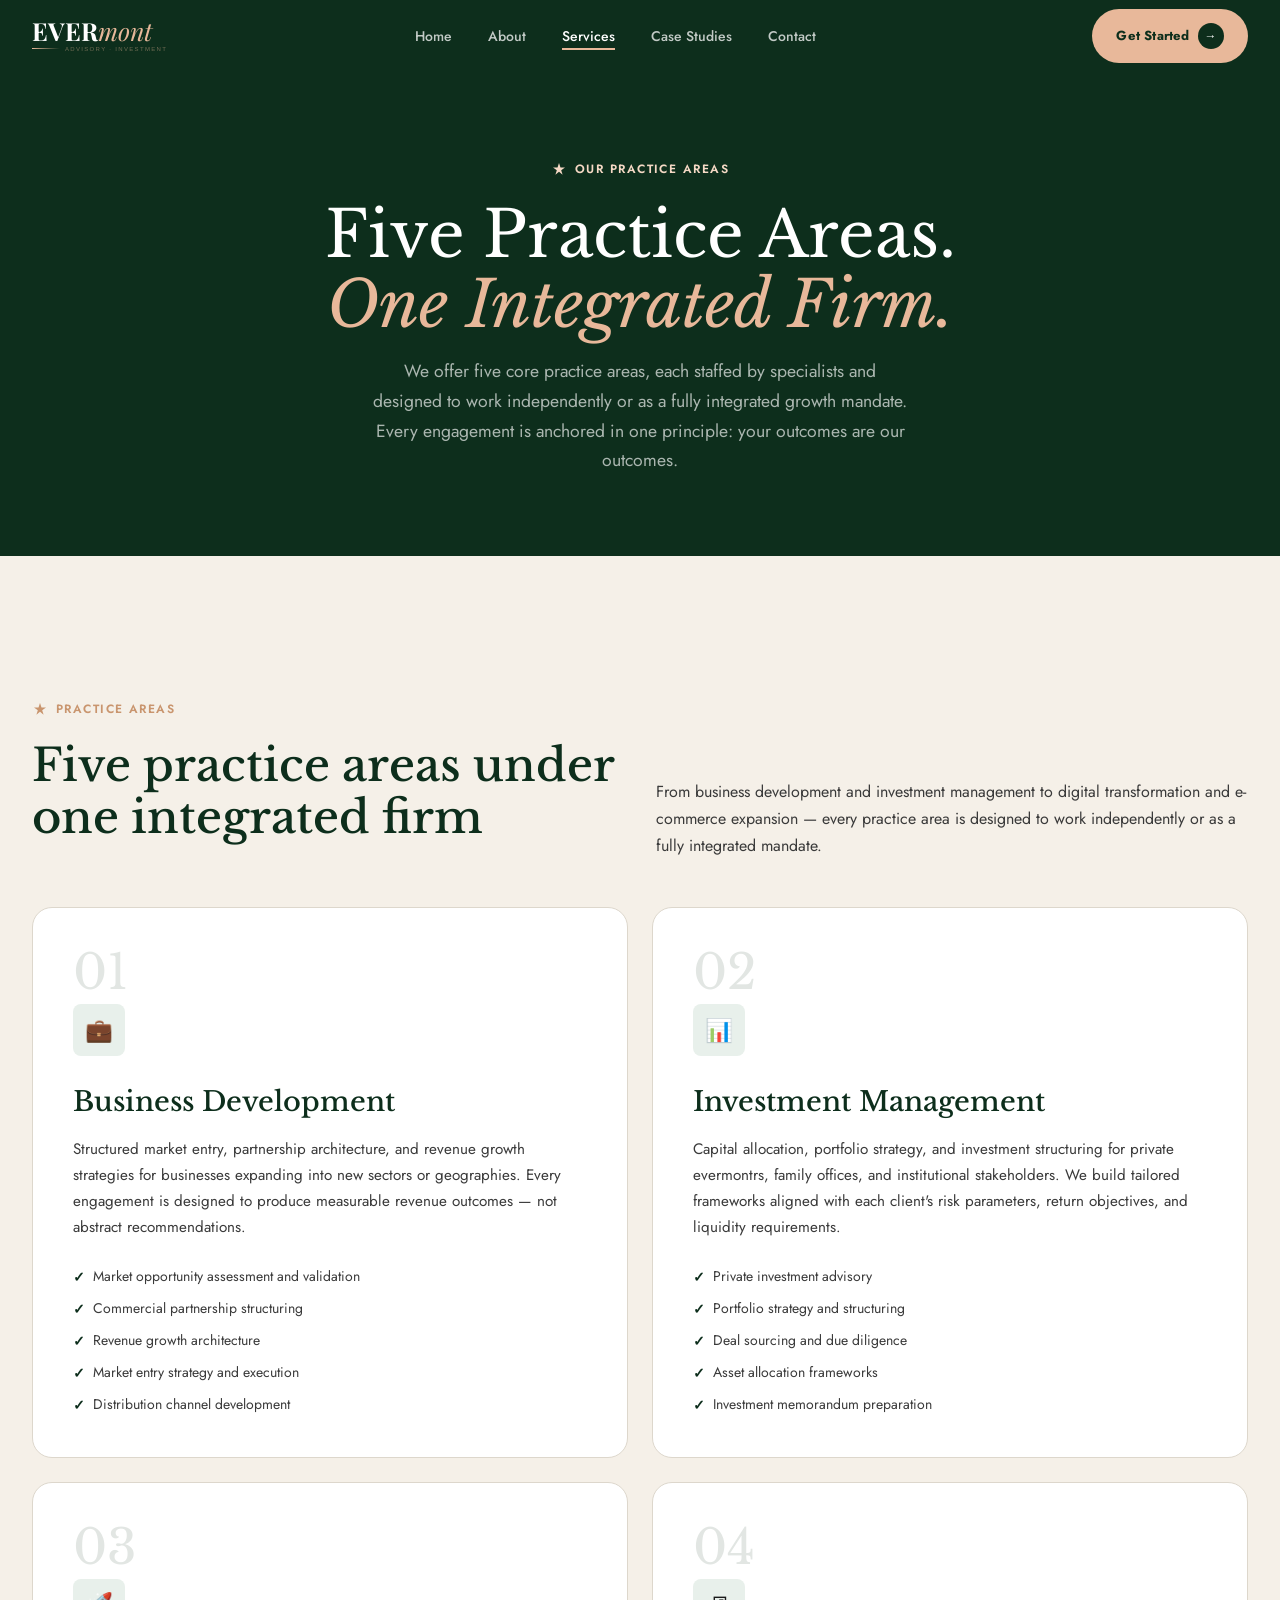
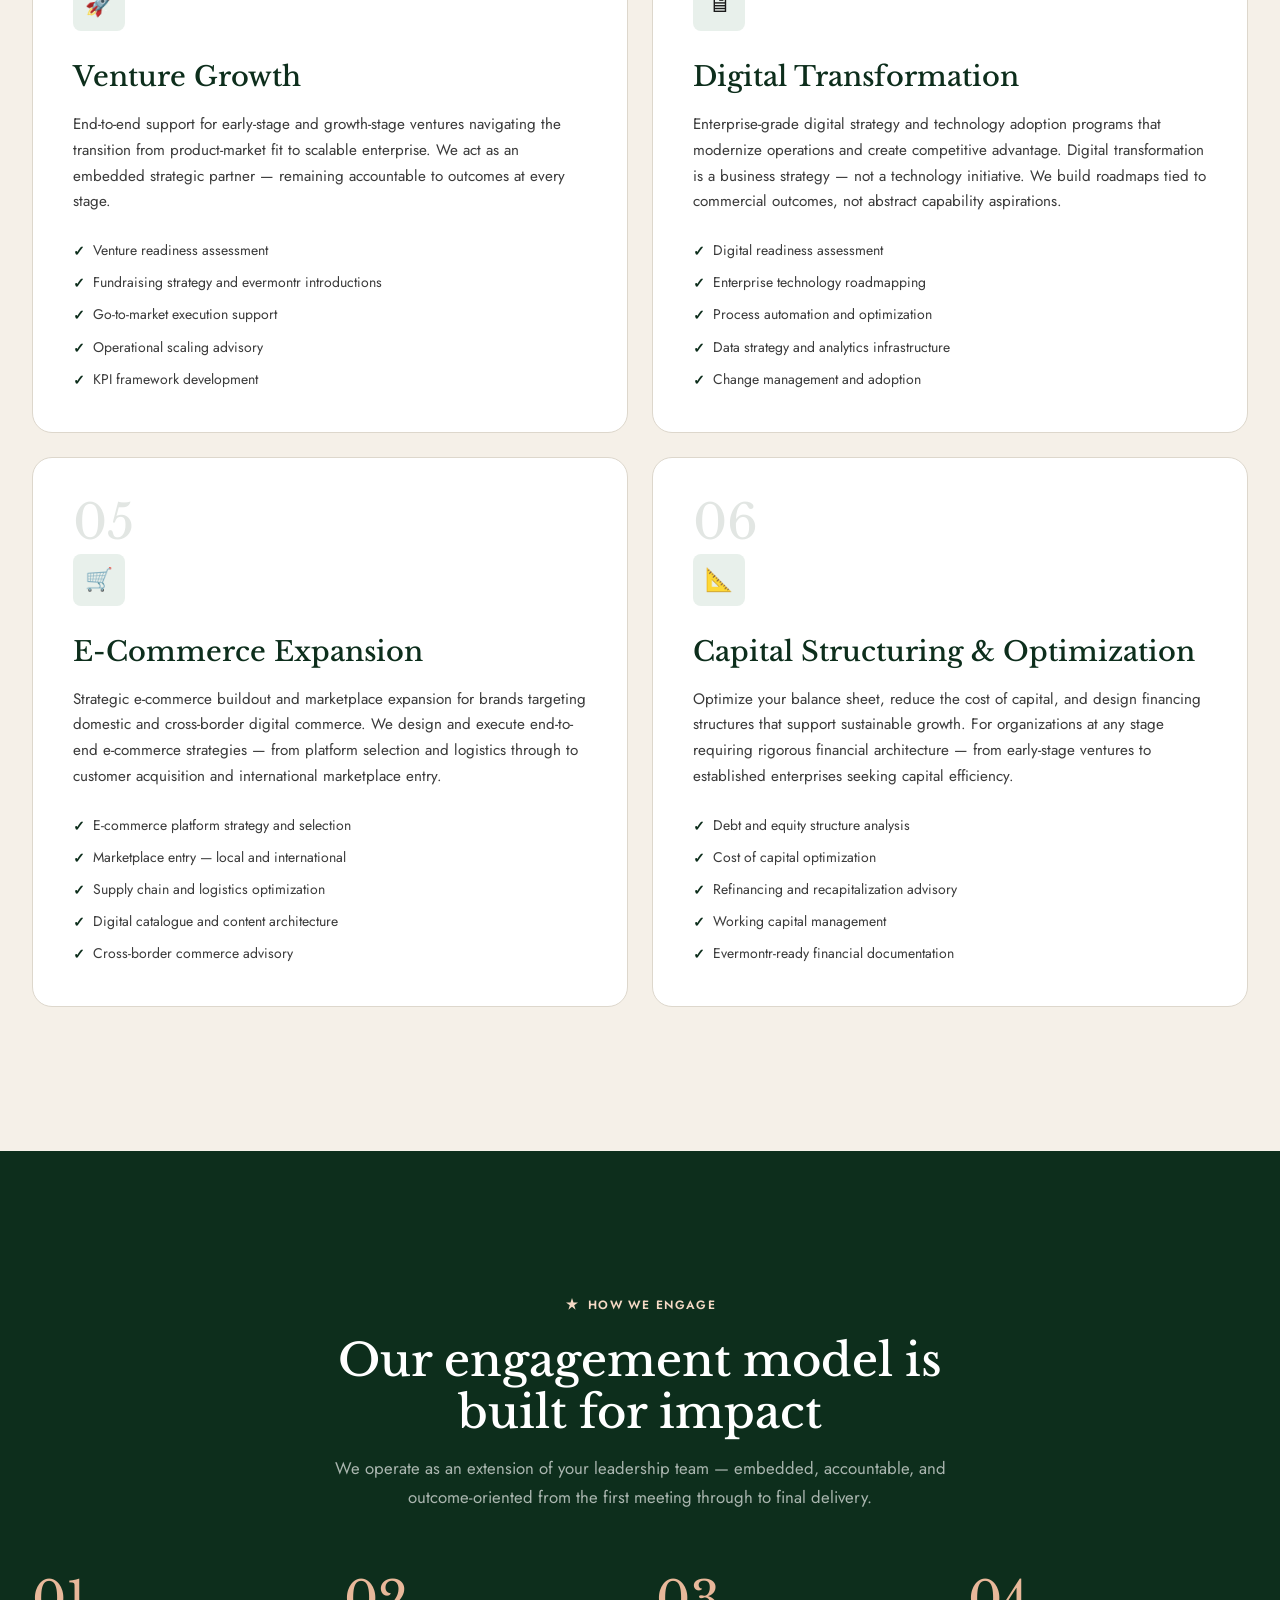
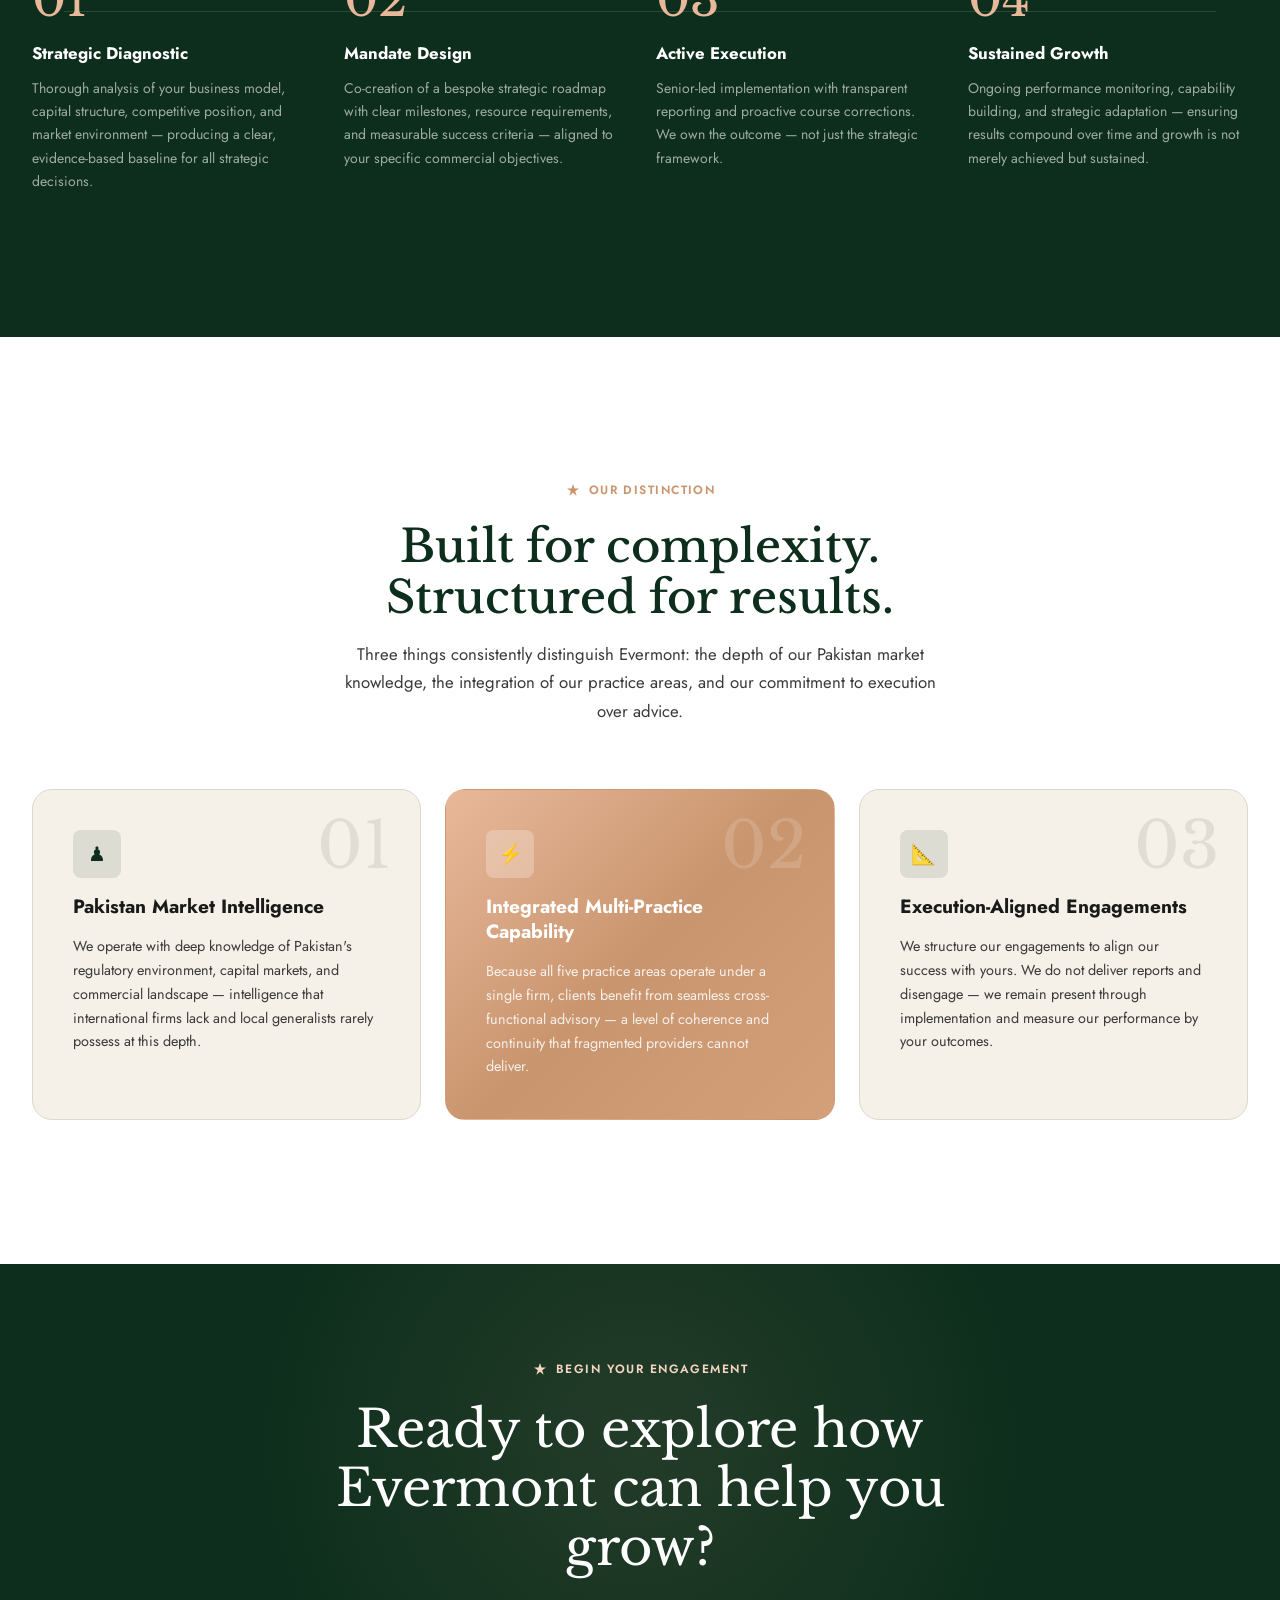
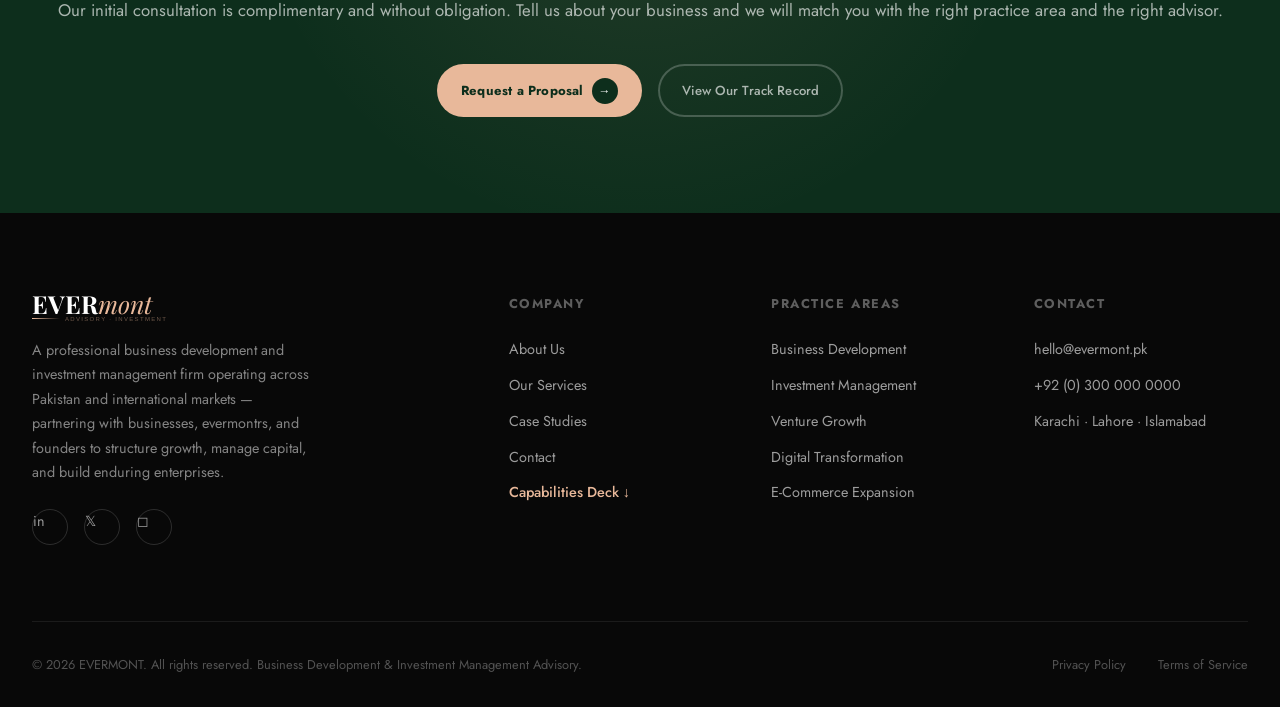
<file: services.html>
<!DOCTYPE html>
<html lang="en">
<head>
  <meta charset="UTF-8" />
  <meta name="viewport" content="width=device-width, initial-scale=1.0" />
  <title>Practice Areas — EVERMONT | Business Development, Investment Management &amp; Venture Growth Pakistan</title>
  <meta name="description" content="Evermont's five integrated practice areas: Business Development, Investment Management, Venture Growth, Digital Transformation, and E-Commerce Expansion — operating across Pakistan and international markets." />
  <meta name="robots" content="index, follow" />
  <meta property="og:title" content="Services — EVERMONT" />
  <meta property="og:type" content="website" />
  <meta property="og:url" content="https://evermont.pk/services.html" />
  <meta property="og:image" content="https://images.unsplash.com/photo-1486325212027-8081e485255e?w=1200&q=85&auto=format&fit=crop" />
  <meta name="twitter:card" content="summary_large_image" />
  <meta name="twitter:image" content="https://images.unsplash.com/photo-1486325212027-8081e485255e?w=1200&q=85&auto=format&fit=crop" />
  <link rel="icon" href="data:image/svg+xml,<svg xmlns='http://www.w3.org/2000/svg' viewBox='0 0 32 32'><rect width='32' height='32' rx='4' fill='%230d2e1c'/><text x='16' y='16' dominant-baseline='central' text-anchor='middle' font-family='sans-serif' font-size='13' font-weight='800' fill='%23e8b89a'>IN</text></svg>" />
  <link rel="preconnect" href="https://fonts.googleapis.com" />
  <link rel="preconnect" href="https://fonts.gstatic.com" crossorigin />
  <link rel="stylesheet" href="https://fonts.googleapis.com/css2?family=Cormorant+Garamond:ital,wght@0,300;0,400;0,500;0,600;0,700;1,300;1,400&family=Libre+Baskerville:ital,wght@0,400;0,700;1,400&family=Jost:wght@300;400;500;600;700&family=Playfair+Display:ital,wght@0,700;1,400&display=swap" />
  <link rel="stylesheet" href="./assets/css/main.css" />
  <link rel="canonical" href="https://evermont.pk/services.html" />
</head>
<body>

<nav class="nav" role="navigation" aria-label="Main navigation">
  <div class="nav__inner">
    <a href="index.html" class="nav__logo">
      <div class="logo-wordmark"><span class="logo-ever">EVER</span><span class="logo-mont">mont</span></div>
      <div class="logo-tagline"><div class="logo-tagline-line"></div><span class="logo-tagline-text">Advisory · Investment</span></div>
    </a>
    <ul class="nav__links" role="list">
      <li><a href="index.html" class="nav__link">Home</a></li>
      <li><a href="about.html" class="nav__link">About</a></li>
      <li><a href="services.html" class="nav__link">Services</a></li>
      <li><a href="case-studies.html" class="nav__link">Case Studies</a></li>
      <li><a href="contact.html" class="nav__link">Contact</a></li>
    </ul>
    <a href="contact.html" class="btn btn--primary nav__cta">
      Get Started <span class="btn-arrow">→</span>
    </a>
    <button class="nav__hamburger" aria-label="Toggle menu">
      <span></span><span></span><span></span>
    </button>
  </div>
  <div class="nav__mobile">
    <a href="index.html" class="nav__link">Home</a>
    <a href="about.html" class="nav__link">About</a>
    <a href="services.html" class="nav__link">Services</a>
    <a href="case-studies.html" class="nav__link">Case Studies</a>
    <a href="contact.html" class="nav__link">Contact</a>
    <a href="contact.html" class="btn btn--primary">Get Started <span class="btn-arrow">→</span></a>
  </div>
</nav>

<!-- ── Page Hero ── -->
<section class="page-hero">
  <div class="container">
    <span class="eyebrow eyebrow--light">Our Practice Areas</span>
    <h1>Five Practice Areas.<br/><em style="font-style:italic;color:var(--peach)">One Integrated Firm.</em></h1>
    <p>We offer five core practice areas, each staffed by specialists and designed to work independently or as a fully integrated growth mandate. Every engagement is anchored in one principle: your outcomes are our outcomes.</p>
  </div>
</section>

<!-- ── Services Grid ── -->
<section class="services-full">
  <div class="container">
    <div class="section-header" style="max-width:none;text-align:left;margin-bottom:3rem;">
      <span class="eyebrow">PRACTICE AREAS</span>
      <div style="display:grid;grid-template-columns:1fr 1fr;gap:2rem;align-items:end;">
        <h2 class="reveal" style="font-family:var(--font-display);font-size:clamp(2rem,3.5vw,3.5rem);font-weight:500;color:var(--forest);line-height:1.15;">Five practice areas under one integrated firm</h2>
        <p class="reveal reveal-delay-1" style="font-size:1rem;color:var(--text-mid);line-height:1.7;">From business development and investment management to digital transformation and e-commerce expansion — every practice area is designed to work independently or as a fully integrated mandate.</p>
      </div>
    </div>
    <div class="services-full__grid">
      <div class="service-detail-card reveal">
        <div class="service-detail-card__num">01</div>
        <div class="service-detail-card__icon">💼</div>
        <div class="service-detail-card__title">Business Development</div>
        <div class="service-detail-card__desc">Structured market entry, partnership architecture, and revenue growth strategies for businesses expanding into new sectors or geographies. Every engagement is designed to produce measurable revenue outcomes — not abstract recommendations.</div>
        <ul class="service-detail-card__features">
          <li>Market opportunity assessment and validation</li>
          <li>Commercial partnership structuring</li>
          <li>Revenue growth architecture</li>
          <li>Market entry strategy and execution</li>
          <li>Distribution channel development</li>
        </ul>
      </div>
      <div class="service-detail-card reveal reveal-delay-1">
        <div class="service-detail-card__num">02</div>
        <div class="service-detail-card__icon">📊</div>
        <div class="service-detail-card__title">Investment Management</div>
        <div class="service-detail-card__desc">Capital allocation, portfolio strategy, and investment structuring for private evermontrs, family offices, and institutional stakeholders. We build tailored frameworks aligned with each client's risk parameters, return objectives, and liquidity requirements.</div>
        <ul class="service-detail-card__features">
          <li>Private investment advisory</li>
          <li>Portfolio strategy and structuring</li>
          <li>Deal sourcing and due diligence</li>
          <li>Asset allocation frameworks</li>
          <li>Investment memorandum preparation</li>
        </ul>
      </div>
      <div class="service-detail-card reveal reveal-delay-2">
        <div class="service-detail-card__num">03</div>
        <div class="service-detail-card__icon">🚀</div>
        <div class="service-detail-card__title">Venture Growth</div>
        <div class="service-detail-card__desc">End-to-end support for early-stage and growth-stage ventures navigating the transition from product-market fit to scalable enterprise. We act as an embedded strategic partner — remaining accountable to outcomes at every stage.</div>
        <ul class="service-detail-card__features">
          <li>Venture readiness assessment</li>
          <li>Fundraising strategy and evermontr introductions</li>
          <li>Go-to-market execution support</li>
          <li>Operational scaling advisory</li>
          <li>KPI framework development</li>
        </ul>
      </div>
      <div class="service-detail-card reveal reveal-delay-3">
        <div class="service-detail-card__num">04</div>
        <div class="service-detail-card__icon">🖥</div>
        <div class="service-detail-card__title">Digital Transformation</div>
        <div class="service-detail-card__desc">Enterprise-grade digital strategy and technology adoption programs that modernize operations and create competitive advantage. Digital transformation is a business strategy — not a technology initiative. We build roadmaps tied to commercial outcomes, not abstract capability aspirations.</div>
        <ul class="service-detail-card__features">
          <li>Digital readiness assessment</li>
          <li>Enterprise technology roadmapping</li>
          <li>Process automation and optimization</li>
          <li>Data strategy and analytics infrastructure</li>
          <li>Change management and adoption</li>
        </ul>
      </div>
      <div class="service-detail-card reveal">
        <div class="service-detail-card__num">05</div>
        <div class="service-detail-card__icon">🛒</div>
        <div class="service-detail-card__title">E-Commerce Expansion</div>
        <div class="service-detail-card__desc">Strategic e-commerce buildout and marketplace expansion for brands targeting domestic and cross-border digital commerce. We design and execute end-to-end e-commerce strategies — from platform selection and logistics through to customer acquisition and international marketplace entry.</div>
        <ul class="service-detail-card__features">
          <li>E-commerce platform strategy and selection</li>
          <li>Marketplace entry — local and international</li>
          <li>Supply chain and logistics optimization</li>
          <li>Digital catalogue and content architecture</li>
          <li>Cross-border commerce advisory</li>
        </ul>
      </div>
      <div class="service-detail-card reveal reveal-delay-1">
        <div class="service-detail-card__num">06</div>
        <div class="service-detail-card__icon">📐</div>
        <div class="service-detail-card__title">Capital Structuring &amp; Optimization</div>
        <div class="service-detail-card__desc">Optimize your balance sheet, reduce the cost of capital, and design financing structures that support sustainable growth. For organizations at any stage requiring rigorous financial architecture — from early-stage ventures to established enterprises seeking capital efficiency.</div>
        <ul class="service-detail-card__features">
          <li>Debt and equity structure analysis</li>
          <li>Cost of capital optimization</li>
          <li>Refinancing and recapitalization advisory</li>
          <li>Working capital management</li>
          <li>Evermontr-ready financial documentation</li>
        </ul>
      </div>
    </div>
  </div>
</section>

<!-- ── Process ── -->
<section class="process">
  <div class="container">
    <div class="section-header">
      <span class="eyebrow eyebrow--light">How We Engage</span>
      <h2 class="reveal">Our engagement model is built for impact</h2>
      <p class="reveal reveal-delay-1">We operate as an extension of your leadership team — embedded, accountable, and outcome-oriented from the first meeting through to final delivery.</p>
    </div>
    <div class="process__steps">
      <div class="process-step reveal">
        <div class="process-step__num">01</div>
        <div class="process-step__title">Strategic Diagnostic</div>
        <div class="process-step__desc">Thorough analysis of your business model, capital structure, competitive position, and market environment — producing a clear, evidence-based baseline for all strategic decisions.</div>
      </div>
      <div class="process-step reveal reveal-delay-1">
        <div class="process-step__num">02</div>
        <div class="process-step__title">Mandate Design</div>
        <div class="process-step__desc">Co-creation of a bespoke strategic roadmap with clear milestones, resource requirements, and measurable success criteria — aligned to your specific commercial objectives.</div>
      </div>
      <div class="process-step reveal reveal-delay-2">
        <div class="process-step__num">03</div>
        <div class="process-step__title">Active Execution</div>
        <div class="process-step__desc">Senior-led implementation with transparent reporting and proactive course corrections. We own the outcome — not just the strategic framework.</div>
      </div>
      <div class="process-step reveal reveal-delay-3">
        <div class="process-step__num">04</div>
        <div class="process-step__title">Sustained Growth</div>
        <div class="process-step__desc">Ongoing performance monitoring, capability building, and strategic adaptation — ensuring results compound over time and growth is not merely achieved but sustained.</div>
      </div>
    </div>
  </div>
</section>

<!-- ── Why Choose EVERMONT ── -->
<section class="why">
  <div class="container">
    <div class="section-header">
      <span class="eyebrow">Our Distinction</span>
      <h2 class="reveal">Built for complexity. Structured for results.</h2>
      <p class="reveal reveal-delay-1">Three things consistently distinguish Evermont: the depth of our Pakistan market knowledge, the integration of our practice areas, and our commitment to execution over advice.</p>
    </div>
    <div class="why__grid">
      <div class="why-card reveal">
        <div class="why-card__num">01</div>
        <div class="why-card__icon">♟</div>
        <div class="why-card__title">Pakistan Market Intelligence</div>
        <div class="why-card__desc">We operate with deep knowledge of Pakistan's regulatory environment, capital markets, and commercial landscape — intelligence that international firms lack and local generalists rarely possess at this depth.</div>
      </div>
      <div class="why-card why-card--highlight reveal reveal-delay-1">
        <div class="why-card__num">02</div>
        <div class="why-card__icon">⚡</div>
        <div class="why-card__title">Integrated Multi-Practice Capability</div>
        <div class="why-card__desc">Because all five practice areas operate under a single firm, clients benefit from seamless cross-functional advisory — a level of coherence and continuity that fragmented providers cannot deliver.</div>
      </div>
      <div class="why-card reveal reveal-delay-2">
        <div class="why-card__num">03</div>
        <div class="why-card__icon">📐</div>
        <div class="why-card__title">Execution-Aligned Engagements</div>
        <div class="why-card__desc">We structure our engagements to align our success with yours. We do not deliver reports and disengage — we remain present through implementation and measure our performance by your outcomes.</div>
      </div>
    </div>
  </div>
</section>

<!-- ── CTA Banner ── -->
<section class="cta-banner">
  <div class="container">
    <span class="eyebrow eyebrow--light">Begin Your Engagement</span>
    <h2 class="reveal">Ready to explore how Evermont can help you grow?</h2>
    <p class="reveal reveal-delay-1">Our initial consultation is complimentary and without obligation. Tell us about your business and we will match you with the right practice area and the right advisor.</p>
    <div style="display:flex;gap:1rem;justify-content:center;flex-wrap:wrap;" class="reveal reveal-delay-2">
      <a href="contact.html" class="btn btn--primary">
        Request a Proposal <span class="btn-arrow">→</span>
      </a>
      <a href="case-studies.html" class="btn btn--outline">
        View Our Track Record
      </a>
    </div>
  </div>
</section>

<footer>
  <div class="container">
    <div class="footer__grid">
      <div class="footer__brand footer__col">
        <a href="index.html" class="nav__logo">
          <div class="logo-wordmark"><span class="logo-ever">EVER</span><span class="logo-mont">mont</span></div>
          <div class="logo-tagline"><div class="logo-tagline-line"></div><span class="logo-tagline-text">Advisory · Investment</span></div>
        </a>
        <p>A professional business development and investment management firm operating across Pakistan and international markets — partnering with businesses, evermontrs, and founders to structure growth, manage capital, and build enduring enterprises.</p>
        <div class="footer__socials">
          <a href="#" class="footer__social" aria-label="LinkedIn">in</a>
          <a href="#" class="footer__social" aria-label="Twitter">𝕏</a>
          <a href="#" class="footer__social" aria-label="Instagram">◻</a>
        </div>
      </div>
      <div class="footer__col">
        <div class="footer__col-title">Company</div>
        <a href="about.html">About Us</a>
        <a href="services.html">Our Services</a>
        <a href="case-studies.html">Case Studies</a>
        <a href="contact.html">Contact</a>
        <a href="#" class="footer__deck-link" onclick="openCapabilitiesModal(event)">Capabilities Deck ↓</a>
      </div>
      <div class="footer__col">
        <div class="footer__col-title">Practice Areas</div>
        <a href="services.html">Business Development</a>
        <a href="services.html">Investment Management</a>
        <a href="services.html">Venture Growth</a>
        <a href="services.html">Digital Transformation</a>
        <a href="services.html">E-Commerce Expansion</a>
      </div>
      <div class="footer__col">
        <div class="footer__col-title">Contact</div>
        <a href="mailto:hello@evermont.pk">hello@evermont.pk</a>
        <a href="tel:+923000000000">+92 (0) 300 000 0000</a>
        <a href="#">Karachi · Lahore · Islamabad</a>
      </div>
    </div>
    <div class="footer__bottom">
      <div class="footer__copy">© 2026 EVERMONT. All rights reserved. Business Development &amp; Investment Management Advisory.</div>
      <div style="display:flex;gap:2rem;">
        <a href="#" style="font-size:.8rem;color:rgba(255,255,255,.3)">Privacy Policy</a>
        <a href="#" style="font-size:.8rem;color:rgba(255,255,255,.3)">Terms of Service</a>
      </div>
    </div>
  </div>
</footer>

<!-- ── Capabilities Deck Modal ── -->
<div class="deck-modal" id="deckModal" role="dialog" aria-modal="true" aria-labelledby="deckModalTitle" hidden>
  <div class="deck-modal__backdrop" onclick="closeCapabilitiesModal()"></div>
  <div class="deck-modal__card">
    <button class="deck-modal__close" onclick="closeCapabilitiesModal()" aria-label="Close">✕</button>
    <div class="deck-modal__eyebrow">Institutional Resource</div>
    <h2 class="deck-modal__title" id="deckModalTitle">EVERMONT Capabilities Deck</h2>
    <p class="deck-modal__sub">A confidential overview of our practice areas, engagement model, and select mandates — prepared for institutional counterparties, evermontrs, and senior decision-makers.</p>
    <form class="deck-modal__form" id="deckForm" novalidate>
      <div class="deck-modal__row">
        <div class="deck-modal__group">
          <label for="deckName">Full Name *</label>
          <input type="text" id="deckName" name="name" placeholder="Your full name" autocomplete="name" />
        </div>
        <div class="deck-modal__group">
          <label for="deckEmail">Work Email *</label>
          <input type="email" id="deckEmail" name="email" placeholder="name@company.com" autocomplete="email" />
        </div>
      </div>
      <div class="deck-modal__group">
        <label for="deckOrg">Organisation / Firm</label>
        <input type="text" id="deckOrg" name="org" placeholder="Your organisation or firm" />
      </div>
      <div class="deck-modal__check">
        <input type="checkbox" id="deckConfirm" name="confirm" />
        <label for="deckConfirm">I confirm this request is for professional or institutional purposes.</label>
      </div>
      <div class="deck-modal__error" id="deckError" style="display:none;">Please complete all required fields and confirm the checkbox.</div>
      <button type="submit" class="btn btn--forest deck-modal__submit">
        Send Me the Deck
        <span class="btn-arrow">→</span>
      </button>
      <p class="deck-modal__privacy">Confidential. Your contact details are never shared with third parties.</p>
    </form>
    <div class="deck-modal__success" id="deckSuccess" style="display:none;">
      <div class="deck-modal__success-icon">✓</div>
      <h3>Deck Sent</h3>
      <p>Check your inbox — the EVERMONT Capabilities Deck is on its way. If you don't see it within a few minutes, please check your spam folder.</p>
      <button class="btn btn--outline-dark" onclick="closeCapabilitiesModal()" style="margin-top:1.5rem;">Close</button>
    </div>
  </div>
</div>

<script src="./assets/js/main.js"></script>
</body>
</html>
</file>
<file: assets/css/main.css>
/* =====================================================
   EVERMONT — Design System
   Primary visual: Aventivo | Structure: Convoy
   ===================================================== */

/* ── Hero video background ── */
.hero__video {
  position: absolute;
  inset: 0;
  width: 100%;
  height: 100%;
  object-fit: cover;
  object-position: center;
  opacity: 0;
  transition: opacity 0.6s ease;
  pointer-events: none;
}
.hero__video.loaded { opacity: .52; }

/* ── Convoy: Brand-split intro curtain ── */
.convoy-intro {
  position: fixed;
  inset: 0;
  z-index: 9999;
  display: flex;
  pointer-events: none;
}
.convoy-intro__left,
.convoy-intro__right {
  flex: 1;
  background: #07120A;
  display: flex;
  align-items: center;
  overflow: hidden;
  transition: transform 0.55s cubic-bezier(.76,0,.24,1);
}
.convoy-intro__left  { justify-content: flex-end; padding-right: .06em; }
.convoy-intro__right { justify-content: flex-start; padding-left: .06em; }
.convoy-intro__word {
  font-family: 'Cormorant Garamond', Georgia, serif;
  font-size: clamp(5rem, 16vw, 16rem);
  font-weight: 300;
  color: #e8b89a;
  line-height: 1;
  letter-spacing: -.02em;
  white-space: nowrap;
}
.convoy-intro.split .convoy-intro__left  { transform: translateX(-100%); }
.convoy-intro.split .convoy-intro__right { transform: translateX(100%); }
.convoy-intro.gone { display: none; }

/* ── Convoy: Hero heading word-by-word reveal ── */
@keyframes wordUp {
  from { opacity: 0; transform: translateY(46px) skewY(2.5deg); }
  to   { opacity: 1; transform: translateY(0) skewY(0deg); }
}
@keyframes fadeUp {
  from { opacity: 0; transform: translateY(20px); }
  to   { opacity: 1; transform: translateY(0); }
}
.hero__heading .word {
  display: inline-block;
  overflow: hidden;
}
.hero__heading .word-inner {
  display: inline-block;
  animation: wordUp .45s cubic-bezier(.22,1,.36,1) both;
}
.hero__text .eyebrow { animation: fadeUp .4s .05s cubic-bezier(.22,1,.36,1) both; }
.hero__sub           { animation: fadeUp .4s .2s  cubic-bezier(.22,1,.36,1) both; }
.hero__actions       { animation: fadeUp .4s .32s cubic-bezier(.22,1,.36,1) both; }

/* ── Fonts ── (loaded via <link> in HTML for faster rendering) */

/* ── Reset ── */
*, *::before, *::after { box-sizing: border-box; margin: 0; padding: 0; }
html { scroll-behavior: smooth; font-size: 16px; }
img, video { max-width: 100%; display: block; }
a { text-decoration: none; color: inherit; }
ul { list-style: none; }
button { cursor: pointer; border: none; background: none; font: inherit; }
input, textarea, select { font: inherit; }

/* ── CSS Variables ── */
:root {
  --forest:        #0d2e1c;
  --forest-light:  #1a4a2e;
  --forest-mid:    #0f3a24;
  --forest-pale:   #e8f0eb;
  --peach:         #e8b89a;
  --peach-dark:    #c9956e;
  --peach-light:   #f5d9c5;
  --cream:         #f5f0e8;
  --cream-dark:    #ede6d6;
  --cream-mid:     #e8e0d0;
  --dark:          #080808;
  --near-black:    #1a1a1a;
  --text-mid:      #3a3a3a;
  --text-light:    #6a6a6a;
  --text-muted:    #9a9a9a;
  --white:         #ffffff;
  --border:        #ddd7cc;
  --border-dark:   #c8c0b0;

  --font-display: 'Libre Baskerville', Georgia, serif;
  --font-body:    'Jost', -apple-system, BlinkMacSystemFont, sans-serif;

  --container:    1280px;
  --pad-x:        2rem;
  --section-y:    9rem;
  --section-y-sm: 5rem;

  --radius-xs:  4px;
  --radius-sm:  8px;
  --radius-md:  14px;
  --radius-lg:  20px;
  --radius-xl:  32px;
  --radius-pill:100px;

  --shadow-sm:  0 2px 12px rgba(0,0,0,.06);
  --shadow-md:  0 8px 32px rgba(0,0,0,.10);
  --shadow-lg:  0 20px 60px rgba(0,0,0,.15);
  --shadow-card:0 4px 24px rgba(13,46,28,.08);

  --transition: .35s cubic-bezier(.4,0,.2,1);
  --trans-fast: .2s ease;
}

/* ── Base ── */
body {
  font-family: var(--font-body);
  font-size: 1rem;
  line-height: 1.65;
  color: var(--near-black);
  background: var(--white);
  overflow-x: hidden;
}

/* ── Utility ── */
.container {
  max-width: var(--container);
  margin: 0 auto;
  padding: 0 var(--pad-x);
}
.sr-only { position: absolute; width: 1px; height: 1px; overflow: hidden; clip: rect(0,0,0,0); }

/* ── Eyebrow Label ── */
.eyebrow {
  display: inline-flex;
  align-items: center;
  gap: .5rem;
  font-family: var(--font-body);
  font-size: .75rem;
  font-weight: 600;
  letter-spacing: .12em;
  text-transform: uppercase;
  color: var(--peach-dark);
  margin-bottom: 1.25rem;
}
.eyebrow::before {
  content: '';
  width: 16px;
  height: 16px;
  background-image: url("data:image/svg+xml,%3Csvg viewBox='0 0 16 16' fill='none' xmlns='http://www.w3.org/2000/svg'%3E%3Cpath d='M8 1l1.5 4.5H14l-3.8 2.8 1.4 4.4L8 9.8 4.4 12.7l1.4-4.4L2 5.5h4.5z' fill='%23c9956e'/%3E%3C/svg%3E");
  background-repeat: no-repeat;
  background-size: contain;
  flex-shrink: 0;
}
.eyebrow--light { color: var(--peach-light); }
.eyebrow--light::before {
  background-image: url("data:image/svg+xml,%3Csvg viewBox='0 0 16 16' fill='none' xmlns='http://www.w3.org/2000/svg'%3E%3Cpath d='M8 1l1.5 4.5H14l-3.8 2.8 1.4 4.4L8 9.8 4.4 12.7l1.4-4.4L2 5.5h4.5z' fill='%23f5d9c5'/%3E%3C/svg%3E");
}

/* ── Buttons ── */
/* Reduced by ~25% for refined investment-firm proportions */
.btn {
  display: inline-flex;
  align-items: center;
  gap: .5rem;
  font-family: var(--font-body);
  font-size: .82rem;
  font-weight: 600;
  line-height: 1;
  padding: .72rem 1.4rem;
  border-radius: var(--radius-pill);
  border: 2px solid transparent;
  transition: all var(--transition);
  white-space: nowrap;
  letter-spacing: .01em;
}

/* Arrow icon circle — reduced proportionally with button */
.btn-arrow {
  width: 26px; height: 26px;
  border-radius: 50%;
  display: inline-flex;
  align-items: center;
  justify-content: center;
  font-size: .75rem;
  flex-shrink: 0;
  transition: transform var(--transition);
}
.btn:hover .btn-arrow { transform: translateX(4px); }

/* Primary CTA — visually dominant, full-weight peach */
.btn--primary {
  background: var(--peach);
  color: var(--forest);
  font-weight: 700;
  letter-spacing: .015em;
}
.btn--primary .btn-arrow { background: var(--forest); color: var(--white); }
.btn--primary:hover { background: var(--peach-dark); }

.btn--dark {
  background: var(--near-black);
  color: var(--white);
}
.btn--dark .btn-arrow { background: var(--peach); color: var(--forest); }
.btn--dark:hover { background: var(--forest); }

/* Secondary CTA — more subtle on dark backgrounds */
.btn--outline {
  background: transparent;
  color: rgba(255,255,255,.65);
  border-color: rgba(255,255,255,.22);
  font-weight: 500;
}
.btn--outline:hover { background: rgba(255,255,255,.07); border-color: rgba(255,255,255,.45); color: rgba(255,255,255,.85); }

.btn--forest {
  background: var(--forest);
  color: var(--white);
}
.btn--forest .btn-arrow { background: var(--peach); color: var(--forest); }
.btn--forest:hover { background: var(--forest-light); }

/* Secondary CTA on light backgrounds — more subtle */
.btn--outline-dark {
  background: transparent;
  color: var(--forest);
  border-color: rgba(13,46,28,.35);
  font-weight: 500;
}
.btn--outline-dark:hover { background: var(--forest); color: var(--white); border-color: var(--forest); }

/* ── Navigation ── */
.nav {
  position: fixed;
  top: 0; left: 0; right: 0;
  z-index: 100;
  background: transparent;
  transition: background .4s ease, box-shadow .4s ease;
}
.nav.scrolled {
  background: var(--forest);
  box-shadow: 0 4px 30px rgba(0,0,0,.3);
}
.nav__inner {
  display: flex;
  align-items: center;
  justify-content: space-between;
  height: 72px;
  padding: 0 var(--pad-x);
  max-width: var(--container);
  margin: 0 auto;
}

/* Logo — wider gap ensures IN mark never visually merges with EVERMONT text */
.nav__logo {
  display: flex;
  align-items: flex-start;
  flex-direction: column;
  gap: 3px;
  text-decoration: none;
  line-height: 1;
}
.nav__logo .logo-wordmark {
  display: flex;
  align-items: baseline;
  gap: 0;
}
.nav__logo .logo-ever { font-family: 'Playfair Display', serif; font-size: 1.55rem; font-weight: 700; color: #fff; line-height: .9; }
.nav__logo .logo-mont { font-family: 'Playfair Display', serif; font-size: 1.55rem; font-weight: 400; font-style: italic; color: #e8b89a; line-height: .9; }
.nav__logo .logo-tagline {
  display: flex;
  align-items: center;
  gap: 5px;
}
.nav__logo .logo-tagline-line {
  width: 28px; height: 1px;
  background: linear-gradient(90deg, #e8b89a, transparent);
}
.nav__logo .logo-tagline-text {
  font-family: 'Inter', sans-serif;
  font-size: 6px;
  font-weight: 400;
  letter-spacing: .22em;
  color: rgba(232,184,154,.45);
  text-transform: uppercase;
}
.nav__logo-mark {
  width: 32px; height: 32px;
  background: var(--peach);
  border-radius: var(--radius-xs);
  display: flex;
  align-items: center;
  justify-content: center;
  font-size: .85rem;
  font-weight: 800;
  color: var(--forest);
  flex-shrink: 0;
}
.nav__links {
  display: flex;
  align-items: center;
  gap: 2.25rem;
}
.nav__link {
  font-size: .875rem;
  font-weight: 500;
  color: rgba(255,255,255,.75);
  transition: color var(--trans-fast);
  position: relative;
}
.nav__link::after {
  content: '';
  position: absolute;
  bottom: -4px; left: 0;
  width: 0; height: 2px;
  background: var(--peach);
  transition: width var(--transition);
}
.nav__link:hover, .nav__link.active { color: var(--white); }
.nav__link:hover::after, .nav__link.active::after { width: 100%; }
.nav__cta { margin-left: 1.75rem; }
.nav__hamburger {
  display: none;
  flex-direction: column;
  gap: 5px;
  padding: .5rem;
}
.nav__hamburger span {
  display: block;
  width: 24px; height: 2px;
  background: var(--white);
  border-radius: 2px;
  transition: all var(--transition);
}
.nav__mobile {
  display: none;
  flex-direction: column;
  background: var(--forest);
  border-top: 1px solid rgba(255,255,255,.1);
}
.nav__mobile .nav__link {
  padding: 1rem var(--pad-x);
  border-bottom: 1px solid rgba(255,255,255,.08);
  display: block;
}
.nav__mobile .btn { margin: 1rem var(--pad-x) 1.5rem; align-self: flex-start; }
.nav.open .nav__mobile { display: flex; }
.nav.open .nav__hamburger span:nth-child(1) { transform: translateY(7px) rotate(45deg); }
.nav.open .nav__hamburger span:nth-child(2) { opacity: 0; }
.nav.open .nav__hamburger span:nth-child(3) { transform: translateY(-7px) rotate(-45deg); }

/* ── Hero eyebrow strip clears fixed nav ── */
.hero__text {
  padding-top: 1rem;
}

/* ── Hero ── */
.hero {
  position: relative;
  min-height: 100vh;
  min-height: 100svh;
  display: flex;
  align-items: flex-end;
  overflow: hidden;
  box-sizing: border-box;
  padding-top: 72px;
  background: var(--dark);
}
.hero__bg {
  position: absolute;
  /* Oversized vertically so parallax translation never reveals a gap */
  inset: -25% 0;
  background-size: cover;
  background-position: center 40%;
  opacity: 0;
  transition: opacity 0.6s ease;
  will-change: transform;
}
.hero__bg.loaded { opacity: .65; }
.hero__overlay {
  position: absolute;
  inset: 0;
  /* Top zone: dark band that separates logo from bg image
     Bottom zone: heavy dark gradient that grounds the hero text
     Middle: lighter to keep the image visible */
  background:
    linear-gradient(180deg, rgba(6,22,14,.85) 0%, transparent 24%),
    linear-gradient(0deg,   rgba(6,22,14,.96) 0%, rgba(6,22,14,.54) 42%, transparent 68%);
}
.hero__content {
  position: relative;
  z-index: 2;
  max-width: var(--container);
  margin: 0 auto;
  padding: 2rem var(--pad-x) 5rem;
  padding-top: max(2rem, calc(80px - 0px));
  width: 100%;
  /* Explicit two-column grid — text left, card right, both anchored at bottom */
  display: grid;
  grid-template-columns: 1fr minmax(0, 340px);
  gap: 3rem;
  align-items: end;
}
.hero__eyebrow {
  display: inline-flex;
  align-items: center;
  gap: .6rem;
  font-size: .72rem;
  font-weight: 700;
  letter-spacing: .14em;
  text-transform: uppercase;
  color: var(--peach);
  margin-bottom: 1.75rem;
}
.hero__eyebrow::before {
  content: '';
  display: block;
  width: 28px; height: 1px;
  background: var(--peach);
}
.hero__heading {
  font-family: var(--font-display);
  font-size: clamp(3.5rem, 6.5vw, 8rem);
  font-weight: 300;
  line-height: 1.0;
  letter-spacing: -.03em;
  color: var(--white);
  margin-bottom: 1.75rem;
  max-width: 820px;
}
.hero__heading em {
  font-style: italic;
  color: var(--peach);
}
.hero__sub {
  font-size: 1.1rem;
  color: rgba(255,255,255,.68);
  max-width: 520px;
  line-height: 1.75;
  margin-bottom: 2.5rem;
  font-weight: 300;
}
.hero__actions {
  display: flex;
  gap: 1rem;
  flex-wrap: wrap;
  align-items: center;
  margin-bottom: 3.5rem;
}
.hero__actions .btn--ghost-link {
  font-size: .875rem;
  font-weight: 500;
  color: rgba(255,255,255,.65);
  display: flex;
  align-items: center;
  gap: .5rem;
  transition: color var(--trans-fast);
}
.hero__actions .btn--ghost-link:hover { color: var(--white); }
.hero__stats {
  display: flex;
  gap: 0;
  padding-top: 2.5rem;
  border-top: 1px solid rgba(255,255,255,.18);
  flex-wrap: wrap;
}
.hero__stat {
  padding-right: 3rem;
  margin-right: 3rem;
  border-right: 1px solid rgba(255,255,255,.12);
}
.hero__stat:last-child {
  border-right: none;
  margin-right: 0;
  padding-right: 0;
}
.hero__stat-num {
  font-family: var(--font-display);
  font-size: 2.4rem;
  font-weight: 400;
  color: var(--peach);
  line-height: 1;
  margin-bottom: .35rem;
}
.hero__stat-label {
  font-size: .72rem;
  color: rgba(255,255,255,.5);
  letter-spacing: .08em;
  text-transform: uppercase;
}
.hero__scroll {
  position: absolute;
  bottom: 2rem;
  left: 50%;
  transform: translateX(-50%);
  display: flex;
  flex-direction: column;
  align-items: center;
  gap: .5rem;
  z-index: 2;
}
.hero__scroll span {
  font-size: .75rem;
  color: rgba(255,255,255,.5);
  letter-spacing: .1em;
  text-transform: uppercase;
}
.hero__scroll-line {
  width: 1px; height: 48px;
  background: linear-gradient(to bottom, rgba(255,255,255,.5), transparent);
  animation: scrollPulse 2s ease infinite;
}
@keyframes scrollPulse {
  0%, 100% { opacity: .5; transform: scaleY(1); }
  50% { opacity: 1; transform: scaleY(.7); }
}

/* ── Hero Card ── */
.hero__card {
  background: rgba(255,255,255,.06);
  border: 1px solid rgba(255,255,255,.12);
  border-radius: var(--radius-lg);
  padding: 2rem;
  backdrop-filter: blur(12px);
  max-width: 340px;
  margin-left: auto;
  align-self: flex-end;
  margin-bottom: 0rem;
  margin-top: 4rem;
}
.hero__card-icon {
  width: 40px; height: 40px;
  background: var(--peach);
  border-radius: var(--radius-sm);
  display: flex;
  align-items: center;
  justify-content: center;
  margin-bottom: 1.25rem;
}
.hero__card-title {
  font-weight: 600;
  color: var(--white);
  font-size: .95rem;
  margin-bottom: .75rem;
  line-height: 1.4;
}
.hero__card-desc {
  font-size: .82rem;
  color: rgba(255,255,255,.6);
  line-height: 1.65;
  margin-bottom: 1.25rem;
}
.hero__card-avatars {
  display: flex;
  align-items: center;
  gap: 1rem;
}
.hero__card-av-stack {
  display: flex;
}
.hero__card-av-stack span {
  width: 28px; height: 28px;
  border-radius: 50%;
  background: var(--forest-light);
  border: 2px solid rgba(255,255,255,.2);
  display: flex;
  align-items: center;
  justify-content: center;
  font-size: .62rem;
  font-weight: 700;
  color: var(--white);
  margin-left: -8px;
}
.hero__card-av-stack span:first-child { margin-left: 0; }
.hero__card-stat {
  font-size: .8rem;
  color: rgba(255,255,255,.65);
  line-height: 1.4;
}
.hero__card-stat strong { color: var(--peach); font-weight: 600; }

/* ── Trust Strip ── */
.trust-strip {
  background: var(--forest);
  padding: 1.25rem 0;
}
.trust-strip__inner {
  display: flex;
  align-items: center;
  justify-content: center;
  gap: 3rem;
  flex-wrap: wrap;
}
.trust-item {
  display: flex;
  align-items: center;
  gap: .65rem;
  color: rgba(255,255,255,.85);
  font-size: .875rem;
  font-weight: 500;
}
.trust-item svg {
  width: 20px; height: 20px;
  flex-shrink: 0;
}

/* ── Insights Sticky Scroll ── */
.insights-wrapper {
  position: relative;
  height: 300vh; /* 3 slides × 100vh */
}
.insights {
  position: sticky;
  top: 0;
  height: 100vh;
  overflow: hidden;
  background: var(--dark);
}
.insights__bg-video {
  position: absolute;
  inset: 0;
  width: 100%;
  height: 100%;
  object-fit: cover;
  object-position: center;
  opacity: 0.45;
  pointer-events: none;
  z-index: 0;
}
.insights__slides {
  display: flex;
  flex-direction: column;
  height: 100%;
  transition: transform .7s cubic-bezier(.4,0,.2,1);
}
.insights__slides::-webkit-scrollbar { display: none; }
.insights__slide {
  width: 100%;
  height: 100vh;
  position: relative;
  display: flex;
  align-items: center;
  flex-shrink: 0;
}
.insights__slide-img {
  position: absolute;
  inset: 0;
  background-size: cover;
  background-position: center;
  opacity: .55;
  transition: opacity .4s;
}
.insights__slide:hover .insights__slide-img { opacity: .65; }
.insights__slide-content {
  position: relative;
  z-index: 2;
  padding: 0 clamp(2rem, 5vw, 5rem);
  width: 100%;
}
.insights__label {
  font-size: clamp(4rem, 8vw, 7rem);
  font-family: var(--font-display);
  font-weight: 300;
  color: var(--white);
  line-height: 1;
  margin-bottom: .75rem;
}
.insights__slide-tag {
  font-size: .72rem;
  font-weight: 700;
  letter-spacing: .14em;
  text-transform: uppercase;
  color: var(--peach);
  margin-bottom: 1.25rem;
  display: flex;
  align-items: center;
  gap: .6rem;
}
.insights__slide-tag::before {
  content: '';
  display: inline-block;
  width: 24px;
  height: 1px;
  background: var(--peach);
}
.insights__slide-caption {
  font-size: 1.05rem;
  color: rgba(255,255,255,.75);
  max-width: 520px;
  line-height: 1.65;
  font-family: var(--font-body);
  font-weight: 400;
}
.insights__ctrl-bar {
  position: absolute;
  bottom: 2rem;
  left: 0; right: 0;
  display: flex;
  align-items: center;
  justify-content: space-between;
  padding: 0 var(--pad-x);
  max-width: var(--container);
  margin: 0 auto;
  z-index: 4;
}
.insights__pause { display: none; }
.insights__view-btn {
  background: rgba(255,255,255,.9);
  color: var(--near-black);
  border-radius: var(--radius-pill);
  padding: .6rem 1.25rem;
  font-size: .82rem;
  font-weight: 600;
  display: flex;
  align-items: center;
  gap: .5rem;
  transition: background var(--transition);
}
.insights__view-btn:hover { background: var(--white); }
.insights__dots {
  display: flex;
  gap: .5rem;
  align-items: center;
}
.insights__dot {
  width: 8px; height: 8px;
  border-radius: 50%;
  background: rgba(255,255,255,.4);
  border: none;
  cursor: pointer;
  transition: all var(--transition);
}
.insights__dot.active {
  background: var(--white);
  width: 24px;
  border-radius: 4px;
}

/* ── Logo Marquee ── */
.marquee-section {
  background: var(--cream);
  padding: 2.5rem 0;
  overflow: hidden;
  border-top: 1px solid var(--border);
  border-bottom: 1px solid var(--border);
}
.marquee-track {
  display: flex;
  gap: 5rem;
  animation: marquee 28s linear infinite;
  width: max-content;
}
.marquee-track:hover { animation-play-state: paused; }
@keyframes marquee {
  from { transform: translateX(0); }
  to   { transform: translateX(-50%); }
}
.marquee-item {
  font-family: var(--font-body);
  font-size: 1.05rem;
  font-weight: 700;
  color: var(--text-light);
  letter-spacing: -.01em;
  white-space: nowrap;
  display: flex;
  align-items: center;
  gap: .5rem;
  transition: color var(--trans-fast);
}
.marquee-item:hover { color: var(--forest); }
.marquee-item span.dot {
  width: 6px; height: 6px;
  border-radius: 50%;
  background: var(--border-dark);
  display: inline-block;
}

/* ── About Section ── */
.about {
  padding: var(--section-y) 0;
  background: var(--cream);
}
.about__grid {
  display: grid;
  grid-template-columns: 1fr 1fr;
  gap: 5rem;
  align-items: center;
}
.about__img-wrap {
  position: relative;
  border-radius: var(--radius-xl);
  overflow: hidden;
  aspect-ratio: 4/5;
}
.about__img-wrap img {
  width: 100%; height: 100%;
  object-fit: cover;
  transition: transform .6s ease;
}
.about__img-wrap:hover img { transform: scale(1.03); }
.about__img-badge {
  position: absolute;
  bottom: 2rem; right: -1.5rem;
  background: var(--white);
  border-radius: var(--radius-md);
  padding: 1.25rem 1.5rem;
  box-shadow: var(--shadow-md);
  text-align: center;
  min-width: 140px;
}
.about__img-badge-num {
  font-family: var(--font-display);
  font-size: 2.5rem;
  font-weight: 600;
  color: var(--forest);
  line-height: 1;
}
.about__img-badge-label {
  font-size: .75rem;
  color: var(--text-light);
  margin-top: .25rem;
}
.about__body h2 {
  font-family: var(--font-display);
  font-size: clamp(2.2rem, 3vw, 3.5rem);
  font-weight: 500;
  line-height: 1.15;
  color: var(--forest);
  margin-bottom: 1.5rem;
}
.about__desc {
  font-size: 1.05rem;
  color: var(--text-mid);
  line-height: 1.75;
  margin-bottom: 2rem;
}
.about__stats {
  display: grid;
  grid-template-columns: 1fr 1fr;
  gap: 1.25rem 2rem;
  margin-bottom: 2.5rem;
  padding: 1.75rem 0;
  border-top: 1px solid var(--border);
  border-bottom: 1px solid var(--border);
}
.about__stat-num {
  font-family: var(--font-display);
  font-size: 2.2rem;
  font-weight: 600;
  color: var(--forest);
  line-height: 1;
}
.about__stat-label {
  font-size: .8rem;
  color: var(--text-light);
  margin-top: .25rem;
}

/* ── Why Choose Us (Cards) ── */
.why {
  padding: var(--section-y) 0;
  background: var(--white);
}
.section-header {
  text-align: center;
  max-width: 620px;
  margin: 0 auto 4rem;
}
.section-header h2 {
  font-family: var(--font-display);
  font-size: clamp(2rem, 3.5vw, 3.5rem);
  font-weight: 500;
  line-height: 1.15;
  color: var(--forest);
  margin-bottom: 1rem;
}
.section-header p {
  font-size: 1.05rem;
  color: var(--text-mid);
  line-height: 1.7;
}
.why__grid {
  display: grid;
  grid-template-columns: repeat(3, 1fr);
  gap: 1.5rem;
}
.why-card {
  background: var(--cream);
  border-radius: var(--radius-lg);
  padding: 2.5rem;
  position: relative;
  overflow: hidden;
  border: 1px solid var(--border);
  transition: transform var(--transition), box-shadow var(--transition);
  display: flex;
  flex-direction: column;
  gap: 1rem;
}
.why-card:hover {
  transform: translateY(-6px);
  box-shadow: var(--shadow-md);
}
.why-card--highlight {
  background: linear-gradient(135deg, #e8b89a 0%, #c9956e 50%, #d4a07a 100%);
  border-color: transparent;
}
.why-card__num {
  position: absolute;
  top: 1.5rem; right: 1.75rem;
  font-family: var(--font-display);
  font-size: 4rem;
  font-weight: 300;
  color: rgba(0,0,0,.08);
  line-height: 1;
}
.why-card--highlight .why-card__num { color: rgba(255,255,255,.15); }
.why-card__icon {
  width: 48px; height: 48px;
  border-radius: var(--radius-sm);
  background: rgba(13,46,28,.1);
  display: flex;
  align-items: center;
  justify-content: center;
  font-size: 1.25rem;
  color: var(--forest);
}
.why-card--highlight .why-card__icon {
  background: rgba(255,255,255,.25);
  color: var(--white);
}
.why-card__title {
  font-size: 1.2rem;
  font-weight: 700;
  color: var(--near-black);
  line-height: 1.3;
}
.why-card--highlight .why-card__title { color: var(--white); }
.why-card__desc {
  font-size: .9rem;
  color: var(--text-mid);
  line-height: 1.65;
  flex: 1;
}
.why-card--highlight .why-card__desc { color: rgba(255,255,255,.85); }

/* ── Expertise / Stats ── */
.expertise {
  padding: var(--section-y) 0;
  background: var(--cream);
}
.expertise__grid {
  display: grid;
  grid-template-columns: 1fr 1fr;
  gap: 5rem;
  align-items: center;
}
.expertise__body { order: -1; }
.expertise__img {
  border-radius: var(--radius-xl);
  overflow: hidden;
  aspect-ratio: 5/4;
}
.expertise__img img {
  width: 100%; height: 100%;
  object-fit: cover;
}
.expertise__body h2 {
  font-family: var(--font-display);
  font-size: clamp(2rem, 3vw, 3.5rem);
  font-weight: 500;
  line-height: 1.15;
  color: var(--forest);
  margin-bottom: 2rem;
}
.expertise__stats {
  display: flex;
  flex-direction: column;
  gap: 1rem;
  margin-bottom: 2.5rem;
}
.expertise__stat-row {
  display: flex;
  align-items: center;
  gap: 1.5rem;
  background: var(--white);
  border-radius: var(--radius-md);
  padding: 1.25rem 1.5rem;
  border: 1px solid var(--border);
}
.expertise__stat-num {
  font-family: var(--font-display);
  font-size: 2rem;
  font-weight: 600;
  color: var(--peach-dark);
  background: var(--peach-light);
  border-radius: var(--radius-sm);
  padding: .5rem .85rem;
  min-width: 90px;
  text-align: center;
  line-height: 1;
}
.expertise__stat-label {
  font-size: .95rem;
  color: var(--text-mid);
  line-height: 1.4;
}

/* ── Services Grid ── */
.services {
  padding: var(--section-y) 0;
  background: var(--white);
}
.services-header {
  display: flex;
  align-items: flex-end;
  justify-content: space-between;
  gap: 2rem;
  margin-bottom: 3rem;
}
.services-header h2 {
  font-family: var(--font-display);
  font-size: clamp(2rem, 3.5vw, 3.8rem);
  font-weight: 500;
  line-height: 1.1;
  color: var(--forest);
  max-width: 520px;
}
.services-header p {
  font-size: 1rem;
  color: var(--text-mid);
  max-width: 320px;
  line-height: 1.7;
}
.services__grid {
  display: grid;
  grid-template-columns: repeat(2, 1fr);
  grid-template-rows: auto auto auto;
  gap: 1rem;
}
.service-card {
  position: relative;
  border-radius: var(--radius-lg);
  overflow: hidden;
  cursor: pointer;
  background: var(--dark);
  aspect-ratio: 4/3;
}
.service-card:first-child {
  grid-column: 1;
  grid-row: 1 / 3;
  aspect-ratio: unset;
}
.service-card__img {
  position: absolute;
  inset: 0;
  background-size: cover;
  background-position: center;
  transition: transform .6s ease;
}
.service-card__overlay {
  position: absolute;
  inset: 0;
  background: linear-gradient(to top, rgba(6,22,14,.85) 0%, rgba(0,0,0,.1) 60%);
  transition: opacity var(--transition);
}
.service-card:hover .service-card__overlay { opacity: .9; }
.service-card__content {
  position: absolute;
  bottom: 0; left: 0; right: 0;
  padding: 1.75rem;
  z-index: 2;
}
.service-card__tag {
  font-size: .68rem;
  font-weight: 700;
  text-transform: uppercase;
  letter-spacing: .12em;
  color: var(--peach);
  margin-bottom: .5rem;
}
.service-card__title {
  font-family: var(--font-display);
  font-size: 1.5rem;
  font-weight: 500;
  color: var(--white);
  line-height: 1.2;
}

/* ── Process ── */
.process {
  padding: var(--section-y) 0;
  background: var(--forest);
}
.process .section-header h2 { color: var(--white); }
.process .section-header p { color: rgba(255,255,255,.65); }
.process__steps {
  display: grid;
  grid-template-columns: repeat(4, 1fr);
  gap: 2rem;
  position: relative;
}
.process__steps::before {
  content: '';
  position: absolute;
  top: 2.2rem; left: 2rem; right: 2rem;
  height: 1px;
  background: rgba(255,255,255,.12);
}
.process-step {
  position: relative;
}
.process-step__num {
  font-family: var(--font-display);
  font-size: 3rem;
  font-weight: 300;
  color: var(--peach);
  line-height: 1;
  margin-bottom: 1.25rem;
}
.process-step__title {
  font-size: 1.05rem;
  font-weight: 700;
  color: var(--white);
  margin-bottom: .75rem;
  line-height: 1.3;
}
.process-step__desc {
  font-size: .875rem;
  color: rgba(255,255,255,.6);
  line-height: 1.65;
}

/* ── Case Studies Preview ── */
.cases {
  padding: var(--section-y) 0;
  background: var(--cream);
}
.cases__grid {
  display: grid;
  grid-template-columns: repeat(3, 1fr);
  gap: 1.5rem;
}
.case-card {
  background: var(--white);
  border-radius: var(--radius-lg);
  overflow: hidden;
  border: 1px solid var(--border);
  transition: transform var(--transition), box-shadow var(--transition);
}
.case-card:hover {
  transform: translateY(-5px);
  box-shadow: var(--shadow-md);
}
.case-card__img {
  aspect-ratio: 16/9;
  overflow: hidden;
}
.case-card__img img {
  width: 100%; height: 100%;
  object-fit: cover;
  transition: transform .5s ease;
}
.case-card:hover .case-card__img img { transform: scale(1.04); }
.case-card__body {
  padding: 1.75rem;
}
.case-card__tag {
  font-size: .72rem;
  font-weight: 600;
  text-transform: uppercase;
  letter-spacing: .1em;
  color: var(--peach-dark);
  margin-bottom: .75rem;
}
.case-card__title {
  font-family: var(--font-display);
  font-size: 1.4rem;
  font-weight: 500;
  color: var(--forest);
  line-height: 1.3;
  margin-bottom: .75rem;
}
.case-card__desc {
  font-size: .875rem;
  color: var(--text-mid);
  line-height: 1.65;
  margin-bottom: 1.25rem;
}
.case-card__result {
  display: flex;
  align-items: center;
  gap: .75rem;
  padding: .85rem 1rem;
  background: var(--cream);
  border-radius: var(--radius-sm);
}
.case-card__result-num {
  font-family: var(--font-display);
  font-size: 1.6rem;
  font-weight: 600;
  color: var(--forest);
  line-height: 1;
}
.case-card__result-label {
  font-size: .78rem;
  color: var(--text-light);
}

/* ── Testimonials ── */
.testimonials {
  padding: var(--section-y) 0;
  background: var(--white);
}
.testimonials__grid {
  display: grid;
  grid-template-columns: 1fr 1fr;
  gap: 1.5rem;
}
.testi-card {
  background: var(--cream);
  border-radius: var(--radius-lg);
  padding: 2.5rem;
  border: 1px solid var(--border);
  position: relative;
}
.testi-card--featured {
  background: var(--forest);
  border-color: transparent;
}
.testi-card__quote {
  font-size: 4rem;
  line-height: 1;
  color: var(--peach);
  margin-bottom: 1rem;
  font-family: Georgia, serif;
}
.testi-card__text {
  font-family: var(--font-display);
  font-size: 1.25rem;
  font-weight: 400;
  line-height: 1.6;
  color: var(--near-black);
  margin-bottom: 2rem;
  font-style: italic;
}
.testi-card--featured .testi-card__text { color: rgba(255,255,255,.9); }
.testi-card__author {
  display: flex;
  align-items: center;
  gap: 1rem;
}
.testi-card__avatar {
  width: 48px; height: 48px;
  border-radius: 50%;
  background: var(--cream-dark);
  overflow: hidden;
  flex-shrink: 0;
}
.testi-card__avatar img { width: 100%; height: 100%; object-fit: cover; }
.testi-card__name {
  font-weight: 600;
  font-size: .9rem;
  color: var(--near-black);
}
.testi-card--featured .testi-card__name { color: var(--white); }
.testi-card__role {
  font-size: .78rem;
  color: var(--text-light);
}
.testi-card--featured .testi-card__role { color: rgba(255,255,255,.55); }
.testi-card__stars {
  position: absolute;
  top: 2rem; right: 2rem;
  color: var(--peach);
  font-size: .9rem;
  letter-spacing: .1em;
}

/* ── CTA Banner ── */
.cta-banner {
  padding: 6rem 0;
  background: var(--forest);
  text-align: center;
  position: relative;
  overflow: hidden;
}
.cta-banner::before {
  content: '';
  position: absolute;
  top: -40%;
  left: 50%;
  transform: translateX(-50%);
  width: 800px; height: 800px;
  background: radial-gradient(circle, rgba(232,184,154,.1) 0%, transparent 70%);
  pointer-events: none;
}
.cta-banner h2 {
  font-family: var(--font-display);
  font-size: clamp(2rem, 4vw, 4rem);
  font-weight: 400;
  line-height: 1.15;
  color: var(--white);
  margin-bottom: 1.25rem;
  max-width: 640px;
  margin-left: auto;
  margin-right: auto;
}
.cta-banner p {
  color: rgba(255,255,255,.65);
  font-size: 1.05rem;
  margin-bottom: 2.5rem;
}
.cta-banner__form {
  display: flex;
  gap: 1rem;
  justify-content: center;
  flex-wrap: wrap;
  max-width: 520px;
  margin: 0 auto;
}
.cta-banner__input {
  flex: 1;
  min-width: 240px;
  background: rgba(255,255,255,.1);
  border: 1px solid rgba(255,255,255,.2);
  border-radius: var(--radius-pill);
  padding: .95rem 1.5rem;
  color: var(--white);
  font-size: .9rem;
  outline: none;
  transition: border-color var(--transition);
}
.cta-banner__input::placeholder { color: rgba(255,255,255,.4); }
.cta-banner__input:focus { border-color: rgba(255,255,255,.5); }

/* ── Footer ── */
footer {
  background: var(--dark);
  color: rgba(255,255,255,.7);
  padding: 5rem 0 2rem;
}
.footer__grid {
  display: grid;
  grid-template-columns: 2fr 1fr 1fr 1fr;
  gap: 3rem;
  padding-bottom: 4rem;
  border-bottom: 1px solid rgba(255,255,255,.08);
  margin-bottom: 2rem;
}
.footer__brand p {
  font-size: .9rem;
  line-height: 1.7;
  max-width: 280px;
  margin: 1rem 0 1.5rem;
  color: rgba(255,255,255,.5);
}
.footer__col-title {
  font-size: .8rem;
  font-weight: 700;
  text-transform: uppercase;
  letter-spacing: .12em;
  color: rgba(255,255,255,.35);
  margin-bottom: 1.5rem;
}
.footer__col a {
  display: block;
  font-size: .9rem;
  color: rgba(255,255,255,.6);
  margin-bottom: .75rem;
  transition: color var(--trans-fast);
}
.footer__col a:hover { color: var(--peach); }
.footer__bottom {
  display: flex;
  align-items: center;
  justify-content: space-between;
  gap: 1rem;
  flex-wrap: wrap;
}
.footer__copy {
  font-size: .8rem;
  color: rgba(255,255,255,.3);
}
.footer__socials {
  display: flex;
  gap: 1rem;
}
.footer__social {
  width: 36px; height: 36px;
  border-radius: 50%;
  border: 1px solid rgba(255,255,255,.15);
  display: flex;
  align-items: center;
  justify-content: center;
  font-size: .8rem;
  color: rgba(255,255,255,.5);
  transition: all var(--trans-fast);
}
.footer__social:hover {
  border-color: var(--peach);
  color: var(--peach);
}

/* ── Footer Logo ── */
.footer__logo {
  display: flex;
  align-items: center;
  gap: 1rem;
  font-family: var(--font-body);
  font-size: 1.2rem;
  font-weight: 700;
  letter-spacing: .02em;
  color: var(--white);
  margin-bottom: .25rem;
}
.footer__logo-mark {
  width: 30px; height: 30px;
  background: var(--peach);
  border-radius: var(--radius-xs);
  display: flex;
  align-items: center;
  justify-content: center;
  font-size: .78rem;
  font-weight: 800;
  color: var(--forest);
  flex-shrink: 0;
}

/* ── Page Hero (inner pages) ── */
.page-hero {
  background: var(--forest);
  padding: 10rem 0 5rem;
  text-align: center;
}
.page-hero h1 {
  font-family: var(--font-display);
  font-size: clamp(3rem, 5vw, 5.5rem);
  font-weight: 400;
  color: var(--white);
  line-height: 1.1;
  margin-bottom: 1rem;
}
.page-hero p {
  font-size: 1.1rem;
  color: rgba(255,255,255,.65);
  max-width: 540px;
  margin: 0 auto;
  line-height: 1.7;
}

/* ── About Page ── */
.about-story {
  padding: var(--section-y) 0;
  background: var(--cream);
}
.about-story__grid {
  display: grid;
  grid-template-columns: 1fr 1fr;
  gap: 5rem;
  align-items: center;
}
.about-story__body h2 {
  font-family: var(--font-display);
  font-size: clamp(2rem, 3vw, 3.2rem);
  font-weight: 500;
  color: var(--forest);
  line-height: 1.15;
  margin-bottom: 1.5rem;
}
.about-story__body p {
  font-size: 1.05rem;
  color: var(--text-mid);
  line-height: 1.75;
  margin-bottom: 1.25rem;
}
.values-grid {
  padding: var(--section-y) 0;
  background: var(--white);
}
.values-grid__items {
  display: grid;
  grid-template-columns: repeat(2, 1fr);
  gap: 1.5rem;
}
.value-card {
  border: 1px solid var(--border);
  border-radius: var(--radius-lg);
  padding: 2.5rem;
  background: var(--cream);
  transition: box-shadow var(--transition);
}
.value-card:hover { box-shadow: var(--shadow-sm); }
.value-card__icon {
  font-size: 2rem;
  margin-bottom: 1.25rem;
}
.value-card__title {
  font-size: 1.2rem;
  font-weight: 700;
  color: var(--forest);
  margin-bottom: .65rem;
}
.value-card__desc {
  font-size: .9rem;
  color: var(--text-mid);
  line-height: 1.65;
}
.team-section {
  padding: var(--section-y) 0;
  background: var(--cream);
}
.team-grid {
  display: grid;
  grid-template-columns: repeat(3, 1fr);
  gap: 2rem;
}
.team-card {
  text-align: center;
}
.team-card__img {
  width: 140px; height: 140px;
  border-radius: 50%;
  overflow: hidden;
  margin: 0 auto 1.25rem;
  background: var(--cream-dark);
  border: 3px solid var(--white);
  box-shadow: var(--shadow-sm);
}
.team-card__img img { width: 100%; height: 100%; object-fit: cover; }
.team-card__name {
  font-size: 1.1rem;
  font-weight: 700;
  color: var(--near-black);
  margin-bottom: .25rem;
}
.team-card__role {
  font-size: .85rem;
  color: var(--text-light);
}

/* ── Services Page ── */
.services-full {
  padding: var(--section-y) 0;
  background: var(--cream);
}
.services-full__grid {
  display: grid;
  grid-template-columns: repeat(2, 1fr);
  gap: 1.5rem;
}
.service-detail-card {
  background: var(--white);
  border: 1px solid var(--border);
  border-radius: var(--radius-lg);
  padding: 2.5rem;
  transition: transform var(--transition), box-shadow var(--transition);
}
.service-detail-card:hover {
  transform: translateY(-5px);
  box-shadow: var(--shadow-md);
}
.service-detail-card__num {
  font-family: var(--font-display);
  font-size: 3rem;
  font-weight: 300;
  color: rgba(13,46,28,.12);
  line-height: 1;
  margin-bottom: .5rem;
}
.service-detail-card__icon {
  width: 52px; height: 52px;
  border-radius: var(--radius-sm);
  background: var(--forest-pale);
  display: flex;
  align-items: center;
  justify-content: center;
  font-size: 1.4rem;
  margin-bottom: 1.5rem;
}
.service-detail-card__title {
  font-family: var(--font-display);
  font-size: 1.7rem;
  font-weight: 500;
  color: var(--forest);
  margin-bottom: .75rem;
}
.service-detail-card__desc {
  font-size: .95rem;
  color: var(--text-mid);
  line-height: 1.7;
  margin-bottom: 1.5rem;
}
.service-detail-card__features {
  display: flex;
  flex-direction: column;
  gap: .5rem;
}
.service-detail-card__features li {
  display: flex;
  align-items: flex-start;
  gap: .5rem;
  font-size: .875rem;
  color: var(--text-mid);
}
.service-detail-card__features li::before {
  content: '✓';
  color: var(--forest);
  font-weight: 700;
  flex-shrink: 0;
  margin-top: 1px;
}

/* ── Case Studies Page ── */
.cases-full {
  padding: var(--section-y) 0;
  background: var(--cream);
}
.cases-full__grid {
  display: grid;
  gap: 2rem;
}
.case-full-card {
  display: grid;
  grid-template-columns: 1fr 1.4fr;
  background: var(--white);
  border-radius: var(--radius-lg);
  overflow: hidden;
  border: 1px solid var(--border);
  transition: box-shadow var(--transition);
}
.case-full-card:hover { box-shadow: var(--shadow-md); }
.case-full-card__img {
  aspect-ratio: 4/3;
  overflow: hidden;
  background: var(--cream-dark);
}
.case-full-card__img img {
  width: 100%; height: 100%;
  object-fit: cover;
  transition: transform .5s ease;
}
.case-full-card:hover .case-full-card__img img { transform: scale(1.04); }
.case-full-card__body {
  padding: 3rem;
  display: flex;
  flex-direction: column;
  justify-content: center;
}
.case-full-card__tag {
  font-size: .72rem;
  font-weight: 700;
  text-transform: uppercase;
  letter-spacing: .12em;
  color: var(--peach-dark);
  margin-bottom: .75rem;
}
.case-full-card__title {
  font-family: var(--font-display);
  font-size: 1.9rem;
  font-weight: 500;
  color: var(--forest);
  line-height: 1.2;
  margin-bottom: 1rem;
}
.case-full-card__desc {
  font-size: .95rem;
  color: var(--text-mid);
  line-height: 1.7;
  margin-bottom: 2rem;
}
.case-full-card__metrics {
  display: flex;
  gap: 2rem;
}
.metric {
  text-align: center;
}
.metric__num {
  font-family: var(--font-display);
  font-size: 2rem;
  font-weight: 600;
  color: var(--forest);
  line-height: 1;
}
.metric__label {
  font-size: .75rem;
  color: var(--text-light);
  margin-top: .25rem;
}
.case-full-card__quote {
  margin-top: 2rem;
  padding: 1.5rem 1.75rem;
  border-left: 3px solid var(--peach-dark);
  background: var(--cream);
  border-radius: 0 var(--radius-sm) var(--radius-sm) 0;
  font-size: .95rem;
  color: var(--text-mid);
  line-height: 1.7;
  font-style: italic;
}
.case-full-card__quote cite {
  display: block;
  margin-top: .75rem;
  font-style: normal;
  font-size: .8rem;
  font-weight: 600;
  color: var(--forest);
  letter-spacing: .02em;
}

/* ── Contact Page ── */
.contact-section {
  padding: var(--section-y) 0;
  background: var(--cream);
}
.contact__grid {
  display: grid;
  grid-template-columns: 1fr 1.3fr;
  gap: 5rem;
  align-items: start;
}
.contact__info h2 {
  font-family: var(--font-display);
  font-size: clamp(2rem, 3vw, 3.2rem);
  font-weight: 500;
  color: var(--forest);
  line-height: 1.15;
  margin-bottom: 1.5rem;
}
.contact__info p {
  font-size: 1.05rem;
  color: var(--text-mid);
  line-height: 1.75;
  margin-bottom: 2rem;
}
.contact-details {
  display: flex;
  flex-direction: column;
  gap: 1.25rem;
  margin-bottom: 2rem;
}
.contact-detail {
  display: flex;
  align-items: center;
  gap: 1rem;
}
.contact-detail__icon {
  width: 44px; height: 44px;
  border-radius: 50%;
  background: var(--forest-pale);
  display: flex;
  align-items: center;
  justify-content: center;
  font-size: 1.1rem;
  flex-shrink: 0;
}
.contact-detail__text {
  font-size: .95rem;
  color: var(--text-mid);
}
.contact-detail__text strong {
  display: block;
  font-weight: 600;
  color: var(--near-black);
  font-size: .85rem;
  margin-bottom: .1rem;
}
.contact__form {
  background: var(--white);
  border-radius: var(--radius-xl);
  padding: 3rem;
  border: 1px solid var(--border);
  box-shadow: var(--shadow-card);
}
.form-title {
  font-family: var(--font-display);
  font-size: 1.7rem;
  font-weight: 500;
  color: var(--forest);
  margin-bottom: .5rem;
}
.form-subtitle {
  font-size: .875rem;
  color: var(--text-light);
  margin-bottom: 2rem;
}
.form-row {
  display: grid;
  grid-template-columns: 1fr 1fr;
  gap: 1rem;
}
.form-group {
  display: flex;
  flex-direction: column;
  gap: .4rem;
  margin-bottom: 1.25rem;
}
.form-group label {
  font-size: .8rem;
  font-weight: 600;
  color: var(--text-mid);
  text-transform: uppercase;
  letter-spacing: .06em;
}
.form-group input,
.form-group select,
.form-group textarea {
  background: var(--cream);
  border: 1px solid var(--border);
  border-radius: var(--radius-sm);
  padding: .85rem 1rem;
  font-size: .9rem;
  color: var(--near-black);
  outline: none;
  transition: border-color var(--transition);
  width: 100%;
}
.form-group input:focus,
.form-group select:focus,
.form-group textarea:focus {
  border-color: var(--forest);
  background: var(--white);
}
.form-group textarea { resize: vertical; min-height: 120px; }
.form-success {
  display: none;
  text-align: center;
  padding: 2rem;
}
.form-success.visible { display: block; }
.form-success__icon {
  font-size: 3rem;
  margin-bottom: 1rem;
}
.form-success h3 {
  font-family: var(--font-display);
  font-size: 1.6rem;
  color: var(--forest);
  margin-bottom: .5rem;
}
.form-success p {
  color: var(--text-mid);
  font-size: .95rem;
}

/* ── Scroll Animations ── */
.reveal {
  opacity: 0;
  transform: translateY(20px);
  transition: opacity .4s cubic-bezier(.4,0,.2,1), transform .4s cubic-bezier(.4,0,.2,1);
}
.reveal.visible {
  opacity: 1;
  transform: translateY(0);
}
.reveal-delay-1 { transition-delay: .06s; }
.reveal-delay-2 { transition-delay: .12s; }
.reveal-delay-3 { transition-delay: .18s; }
.reveal-delay-4 { transition-delay: .24s; }

/* ── Responsive ── */
@media (max-width: 1024px) {
  :root { --section-y: 5rem; --pad-x: 1.5rem; }
  .hero__content { grid-template-columns: 1fr; }
  .hero__card { display: none; }
  .about__grid, .expertise__grid, .about-story__grid { grid-template-columns: 1fr; gap: 3rem; }
  .expertise__body { order: 0; }
  .why__grid, .services-full__grid { grid-template-columns: 1fr 1fr; }
  .process__steps { grid-template-columns: repeat(2, 1fr); }
  .cases__grid { grid-template-columns: 1fr 1fr; }
  .testimonials__grid { grid-template-columns: 1fr; }
  .footer__grid { grid-template-columns: 1fr 1fr; gap: 2rem; }
  .services__grid { grid-template-columns: 1fr; }
  .service-card:nth-child(n) { grid-column: 1; grid-row: auto; }
  .case-full-card { grid-template-columns: 1fr; }
  .case-full-card__img { aspect-ratio: 16/7; }
}
@media (max-width: 768px) {
  :root { --section-y: 4rem; --pad-x: 1.25rem; }
  .nav__links { display: none; }
  .nav__hamburger { display: flex; }
  .trust-strip__inner { flex-direction: column; gap: 1rem; }
  .about__grid, .expertise__grid, .contact__grid { grid-template-columns: 1fr; gap: 2.5rem; }
  .about__img-badge { right: 1rem; }
  .why__grid, .cases__grid, .team-grid { grid-template-columns: 1fr; }
  .services-full__grid { grid-template-columns: 1fr; }
  .process__steps { grid-template-columns: 1fr; }
  .process-step::before { display: none; }
  .footer__grid { grid-template-columns: 1fr; }
  .cta-banner__form { flex-direction: column; }
  /* Mobile hero — tighter padding + smaller heading */
  .hero { padding-top: 72px; }
  .hero__heading { font-size: 2.4rem; }
  .hero__sub { font-size: 1rem; }
  .form-row { grid-template-columns: 1fr; }
  .case-full-card__body { padding: 1.75rem; }
  .services-header { flex-direction: column; align-items: flex-start; }
  .values-grid__items { grid-template-columns: 1fr; }
  .case-full-card__metrics { gap: 1rem; }
  .insights__label { font-size: 4rem; }
}
@media (max-width: 480px) {
  :root { --pad-x: 1rem; }
  /* Further reduce heading so 3-line title stays compact on small screens */
  .hero__heading { font-size: 1.95rem; }
  .hero__sub { font-size: .9rem; }
  .hero__actions { flex-direction: column; align-items: flex-start; }
  .footer__bottom { flex-direction: column; text-align: center; }
}
@media (max-width: 380px) {
  .hero__heading { font-size: 1.65rem; }
}

/* ── Capabilities Deck Modal ── */
.deck-modal {
  position: fixed;
  inset: 0;
  z-index: 1000;
  display: flex;
  align-items: center;
  justify-content: center;
  padding: 2rem var(--pad-x);
}
.deck-modal[hidden] { display: none; }
.deck-modal__backdrop {
  position: absolute;
  inset: 0;
  background: rgba(8,8,8,.72);
  backdrop-filter: blur(6px);
  cursor: pointer;
}
.deck-modal__card {
  position: relative;
  background: var(--white);
  border-radius: var(--radius-xl);
  padding: 3rem;
  max-width: 560px;
  width: 100%;
  box-shadow: 0 32px 80px rgba(0,0,0,.28);
  animation: modalSlideIn .35s cubic-bezier(.4,0,.2,1) both;
  max-height: 90vh;
  overflow-y: auto;
}
@keyframes modalSlideIn {
  from { opacity: 0; transform: translateY(24px) scale(.97); }
  to   { opacity: 1; transform: translateY(0) scale(1); }
}
.deck-modal__close {
  position: absolute;
  top: 1.25rem; right: 1.25rem;
  width: 32px; height: 32px;
  border-radius: 50%;
  background: var(--cream);
  color: var(--text-mid);
  display: flex;
  align-items: center;
  justify-content: center;
  font-size: .85rem;
  transition: background var(--trans-fast), color var(--trans-fast);
  cursor: pointer;
  border: none;
}
.deck-modal__close:hover { background: var(--cream-dark); color: var(--near-black); }
.deck-modal__eyebrow {
  font-size: .7rem;
  font-weight: 700;
  letter-spacing: .12em;
  text-transform: uppercase;
  color: var(--peach-dark);
  margin-bottom: .75rem;
  display: flex;
  align-items: center;
  gap: .5rem;
}
.deck-modal__eyebrow::before {
  content: '';
  width: 14px; height: 1px;
  background: var(--peach-dark);
  display: inline-block;
}
.deck-modal__title {
  font-family: var(--font-display);
  font-size: 1.9rem;
  font-weight: 500;
  color: var(--forest);
  line-height: 1.15;
  margin-bottom: .75rem;
}
.deck-modal__sub {
  font-size: .875rem;
  color: var(--text-mid);
  line-height: 1.65;
  margin-bottom: 2rem;
  padding-bottom: 1.75rem;
  border-bottom: 1px solid var(--border);
}
.deck-modal__row {
  display: grid;
  grid-template-columns: 1fr 1fr;
  gap: 1rem;
}
.deck-modal__group {
  display: flex;
  flex-direction: column;
  gap: .35rem;
  margin-bottom: 1rem;
}
.deck-modal__group label {
  font-size: .72rem;
  font-weight: 600;
  text-transform: uppercase;
  letter-spacing: .07em;
  color: var(--text-mid);
}
.deck-modal__group input {
  background: var(--cream);
  border: 1px solid var(--border);
  border-radius: var(--radius-sm);
  padding: .72rem 1rem;
  font-size: .875rem;
  color: var(--near-black);
  outline: none;
  transition: border-color var(--transition), background var(--transition);
  font-family: var(--font-body);
  width: 100%;
}
.deck-modal__group input:focus {
  border-color: var(--forest);
  background: var(--white);
}
.deck-modal__group input.error { border-color: #b03a2e; background: rgba(176,58,46,.04); }
.deck-modal__check {
  display: flex;
  align-items: flex-start;
  gap: .65rem;
  margin-bottom: 1.5rem;
  margin-top: .25rem;
}
.deck-modal__check input[type="checkbox"] {
  width: 16px; height: 16px;
  flex-shrink: 0;
  margin-top: 3px;
  accent-color: var(--forest);
  cursor: pointer;
}
.deck-modal__check label {
  font-size: .8rem;
  color: var(--text-mid);
  line-height: 1.5;
  cursor: pointer;
}
.deck-modal__error {
  font-size: .8rem;
  color: #b03a2e;
  margin-bottom: 1rem;
  padding: .65rem 1rem;
  background: rgba(176,58,46,.06);
  border-radius: var(--radius-sm);
  border: 1px solid rgba(176,58,46,.18);
}
.deck-modal__submit {
  width: 100%;
  justify-content: center;
}
.deck-modal__privacy {
  font-size: .72rem;
  color: var(--text-muted);
  text-align: center;
  margin-top: 1rem;
  line-height: 1.5;
}
.deck-modal__success {
  text-align: center;
  padding: .5rem 0;
}
.deck-modal__success-icon {
  width: 56px; height: 56px;
  border-radius: 50%;
  background: var(--forest-pale);
  color: var(--forest);
  font-size: 1.4rem;
  font-weight: 700;
  display: flex;
  align-items: center;
  justify-content: center;
  margin: 0 auto 1.25rem;
}
.deck-modal__success h3 {
  font-family: var(--font-display);
  font-size: 1.7rem;
  font-weight: 500;
  color: var(--forest);
  margin-bottom: .5rem;
}
.deck-modal__success p {
  font-size: .875rem;
  color: var(--text-mid);
  line-height: 1.65;
  max-width: 340px;
  margin: 0 auto;
}

/* Footer deck link */
a.footer__deck-link {
  display: block;
  font-size: .9rem;
  color: var(--peach) !important;
  margin-bottom: .75rem;
  transition: color var(--trans-fast);
  font-weight: 500;
}
a.footer__deck-link:hover { color: var(--peach-light) !important; }

/* CTA banner deck link */
.cta-banner__deck-link {
  margin-top: 1.25rem;
  font-size: .82rem;
}
.cta-banner__deck-link a {
  color: rgba(255,255,255,.4);
  transition: color var(--trans-fast);
  letter-spacing: .02em;
}
.cta-banner__deck-link a:hover { color: rgba(255,255,255,.7); }

@media (max-width: 560px) {
  .deck-modal__card { padding: 2rem 1.5rem; }
  .deck-modal__row { grid-template-columns: 1fr; }
}
</file>
